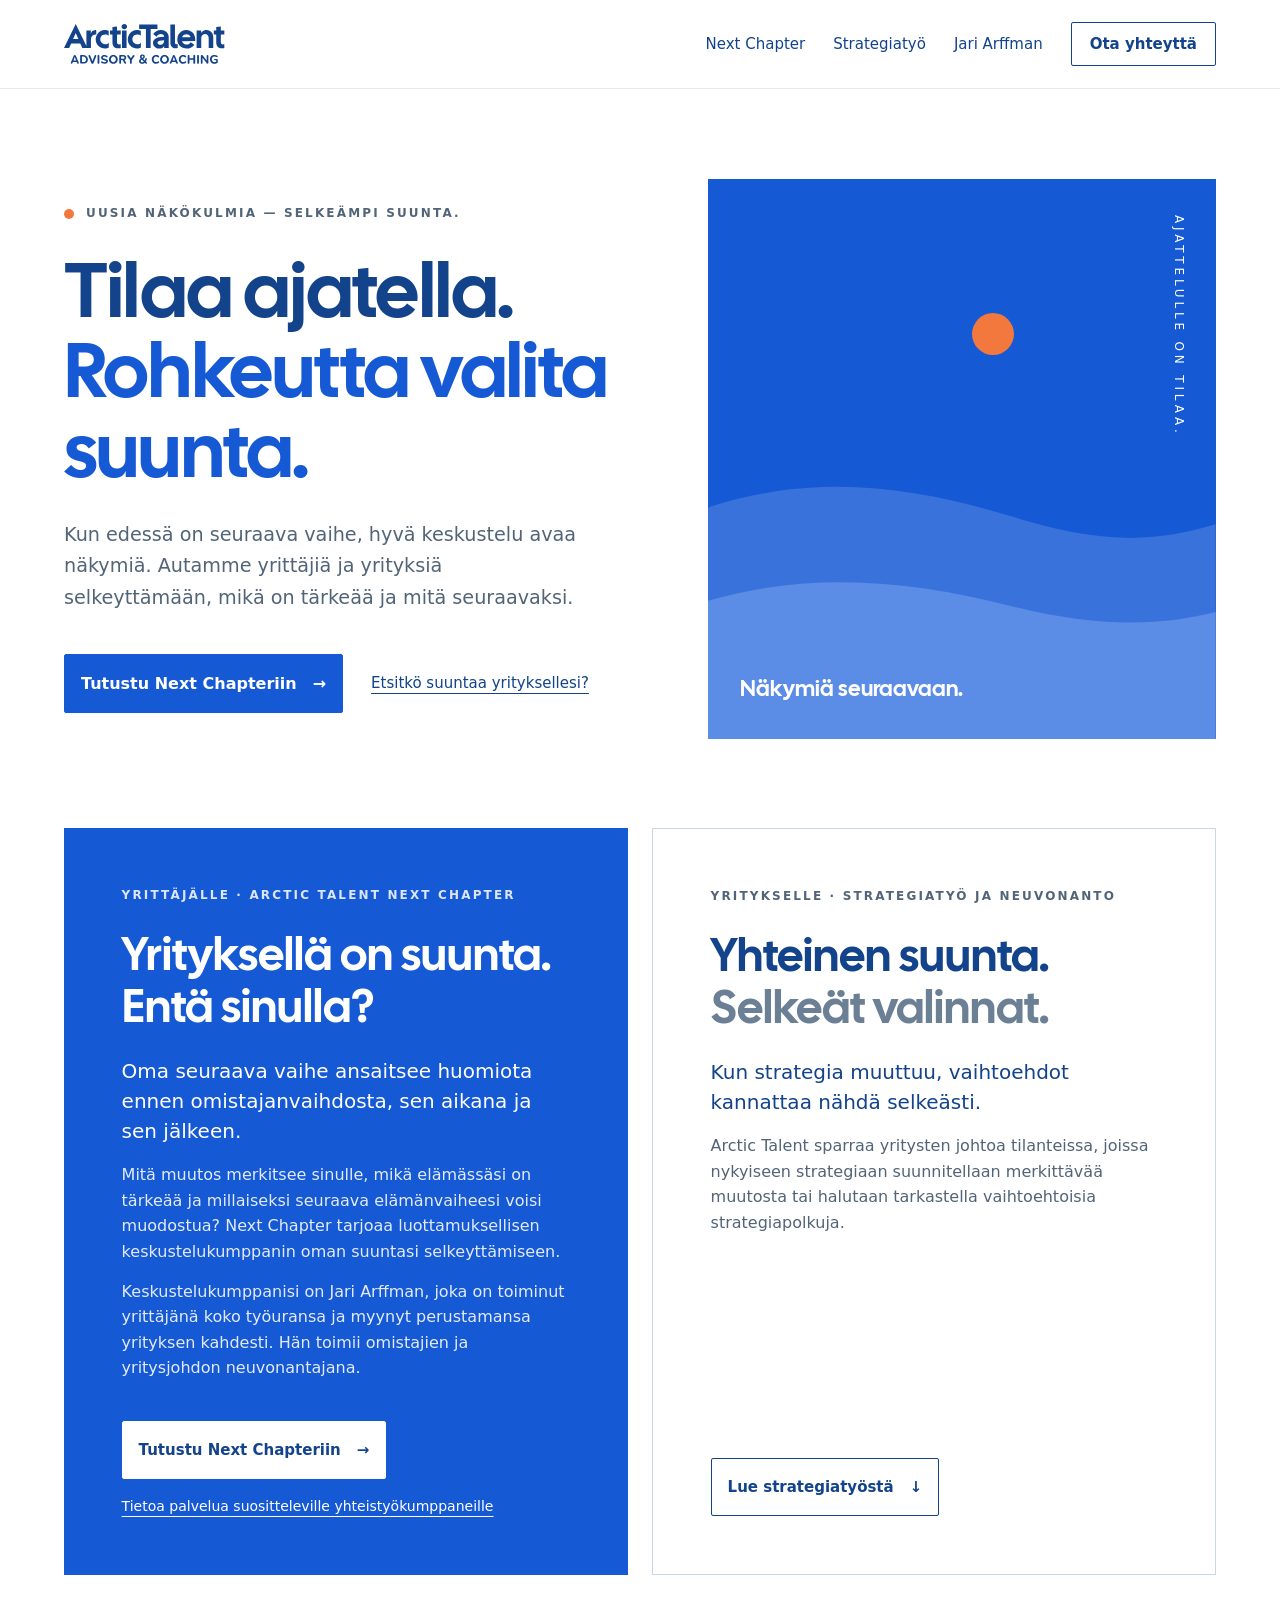
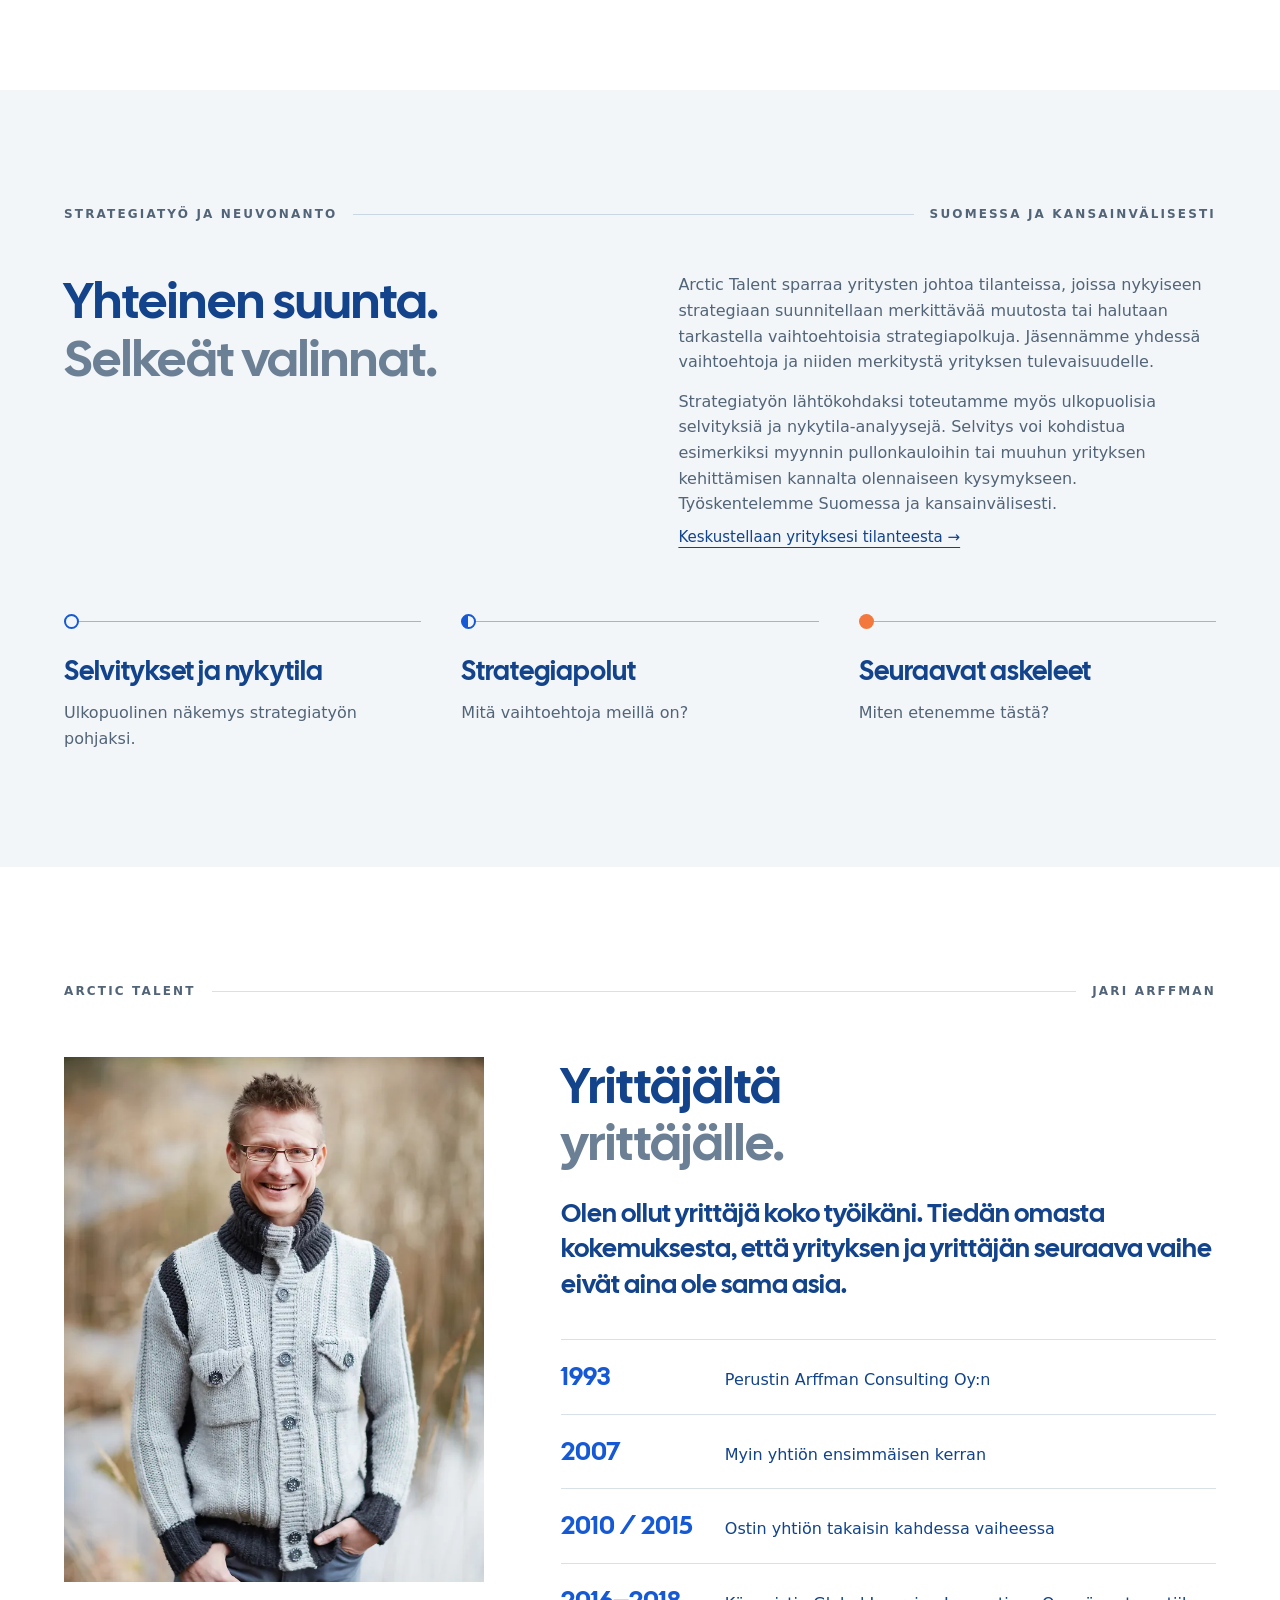
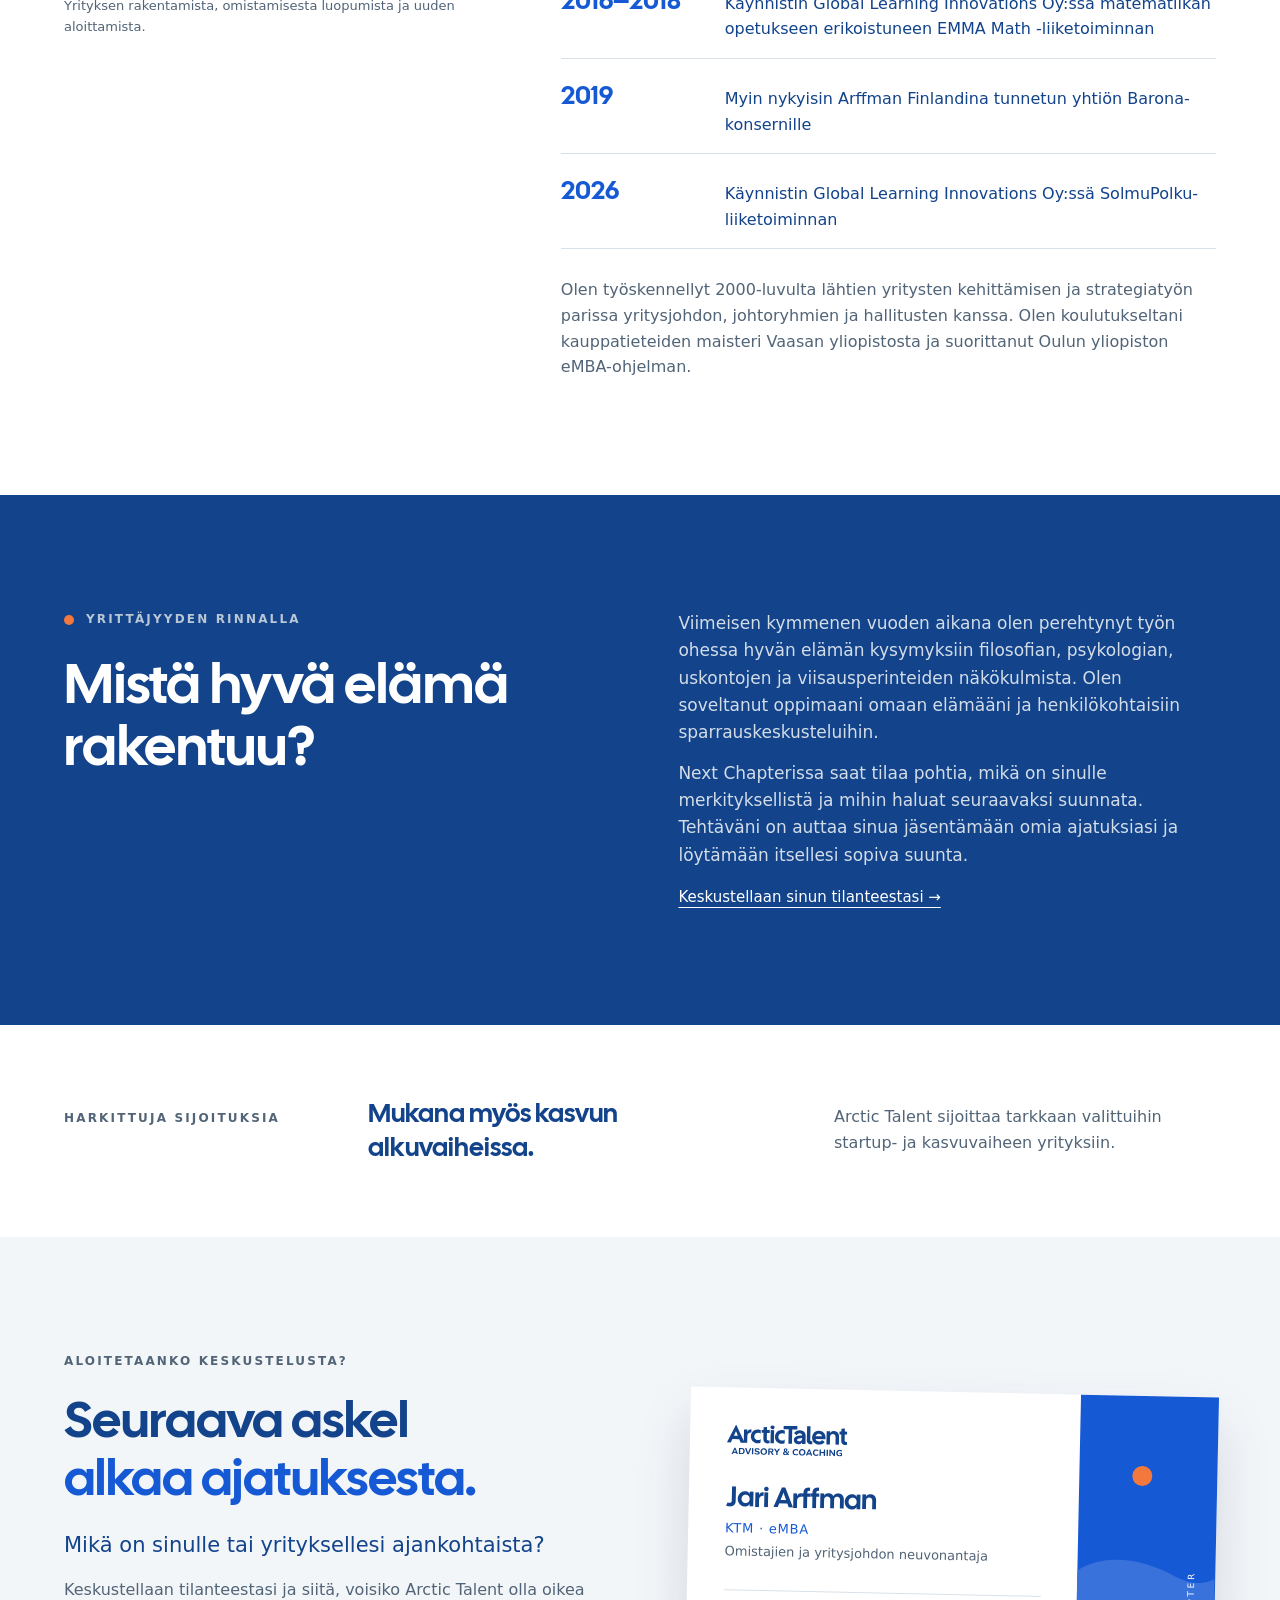
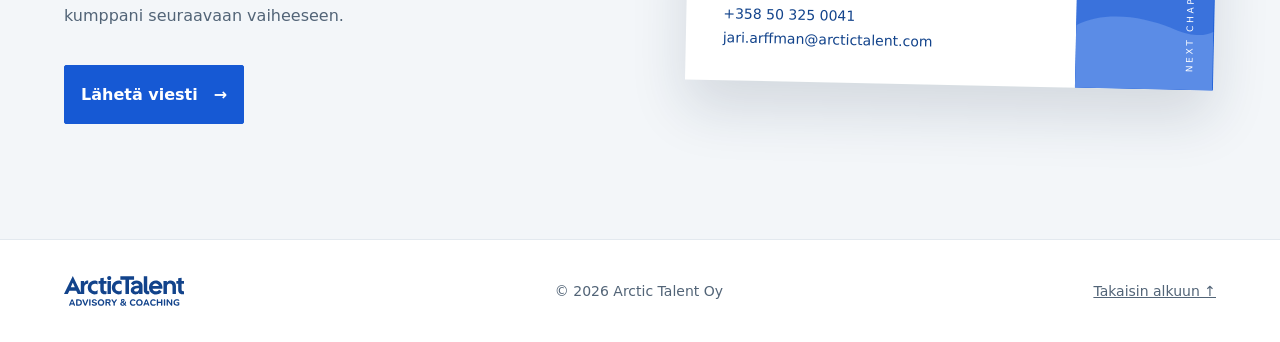
<file: index.html>
<!doctype html>
<html lang="fi">

<head>
  <meta charset="utf-8">
  <meta name="viewport" content="width=device-width,initial-scale=1">
  <title>Arctic Talent — tilaa uudelle suunnalle</title>
  <meta name="description" content="Next Chapter sekä yritysten strategiatyö ja neuvonanto. Arctic Talent auttaa selkeyttämään suuntaa merkittävissä käännekohdissa.">
  <link rel="canonical" href="https://www.arctictalent.com/">
  <meta property="og:type" content="website">
  <meta property="og:locale" content="fi_FI">
  <meta property="og:site_name" content="Arctic Talent">
  <meta property="og:url" content="https://www.arctictalent.com/">
  <meta property="og:title" content="Arctic Talent — tilaa uudelle suunnalle">
  <meta property="og:description" content="Next Chapter sekä yritysten strategiatyö ja neuvonanto. Arctic Talent auttaa selkeyttämään suuntaa merkittävissä käännekohdissa.">
  <meta property="og:image" content="https://www.arctictalent.com/assets/og-etusivu.jpg?v=2">
  <meta property="og:image:width" content="1200">
  <meta property="og:image:height" content="630">
  <meta name="twitter:card" content="summary_large_image">
  <link rel="icon" href="/favicon.ico" sizes="32x32">
  <link rel="icon" href="/favicon.svg" type="image/svg+xml">
  <link rel="apple-touch-icon" href="/apple-touch-icon.png">
  <meta name="theme-color" content="#1659d4">
  <script>document.documentElement.classList.add("js");setTimeout(function(){if(!window.__revealReady)document.documentElement.classList.add("reveal-off")},3000)</script>
  
<link rel="preconnect" href="https://fonts.googleapis.com">
<link rel="preconnect" href="https://fonts.gstatic.com" crossorigin>
<link href="https://fonts.googleapis.com/css2?family=Cal+Sans&family=SN+Pro:ital,wght@0,200..900;1,200..900&display=swap" rel="stylesheet">

  <link rel="stylesheet" href="/style.css?v=7">
  <script src="/assets/reveal.js?v=2" defer></script>
  <script src="/assets/menu.js?v=1" defer></script>
  <script src="https://cdn.usefathom.com/script.js" data-site="ZOINPDNY" data-included-domains="www.arctictalent.com,arctictalent.com" defer></script>
  <script src="/assets/track.js?v=1" defer></script>
</head>

<body>
  <a class="skip" href="#sisalto">Siirry sisältöön</a>

  <header class="site-header">
    <div class="wrap">
      <a class="logo" href="/" aria-label="Arctic Talent – etusivu"><svg class="logo-svg" viewBox="0 0 518 129" width="518" height="129" aria-hidden="true" focusable="false"><use href="/assets/ArcticTalent.svg?v=6#logo"></use></svg></a>
      <button class="nav-toggle" type="button" aria-expanded="false" aria-controls="paavalikko"><span class="nav-toggle-label">Valikko</span><span class="nav-toggle-icon" aria-hidden="true"></span></button>
      <nav class="nav" id="paavalikko" aria-label="Päänavigaatio">
        <a href="/next-chapter/">Next Chapter</a>
        <a href="#strategia">Strategiatyö</a>
        <a href="#meista">Jari Arffman</a>
        <a class="btn btn--outline btn--small" href="#yhteys">Ota yhteyttä</a>
      </nav>
    </div>
  </header>

  <main id="sisalto">

    <section class="hero hero--home">
      <div class="wrap">
        <div class="hero-copy">
          <p class="label label--dot"><span class="dot" aria-hidden="true"></span>Uusia näkökulmia — Selkeämpi suunta.</p>
          <h1>Tilaa ajatella.<br><em>Rohkeutta valita suunta.</em></h1>
          <p class="hero-lead">Kun edessä on seuraava vaihe, hyvä keskustelu avaa näkymiä. Autamme yrittäjiä ja yrityksiä selkeyttämään, mikä on tärkeää ja mitä seuraavaksi.</p>
          <div class="actions">
            <a class="btn" href="/next-chapter/">Tutustu Next Chapteriin <span aria-hidden="true">→</span></a>
            <a class="link" href="#strategia">Etsitkö suuntaa yrityksellesi?</a>
          </div>
        </div>
        <div class="hero-art hero-art--home panel" aria-hidden="true">
          <svg class="waves" viewBox="0 0 400 600" preserveAspectRatio="none"><path d="M0 352 C90 312 170 332 250 366 C320 394 360 386 400 370 L400 600 L0 600 Z" fill="#3a72dc"/><path d="M0 452 C80 420 160 430 240 458 C310 482 360 478 400 464 L400 600 L0 600 Z" fill="#5b8ce6"/></svg>
          <span class="sun"></span>
          <span class="vertical">Ajattelulle on tilaa.</span>
          <p class="caption">Näkymiä seuraavaan.</p>
        </div>
      </div>
    </section>

    <section class="doors section section--flush-top" aria-label="Palvelut">
      <div class="wrap">
        <div class="door door--blue">
          <p class="label">Yrittäjälle · Arctic Talent Next Chapter</p>
          <h2>Yrityksellä on suunta.<br>Entä sinulla?</h2>
          <p class="lead-large">Oma seuraava vaihe ansaitsee huomiota ennen omistajanvaihdosta, sen aikana ja sen jälkeen.</p>
          <div class="stack body">
            <p>Mitä muutos merkitsee sinulle, mikä elämässäsi on tärkeää ja millaiseksi seuraava elämänvaiheesi voisi muodostua? Next Chapter tarjoaa luottamuksellisen keskustelukumppanin oman suuntasi selkeyttämiseen.</p>
            <p>Keskustelukumppanisi on Jari Arffman, joka on toiminut yrittäjänä koko työuransa ja myynyt perustamansa yrityksen kahdesti. Hän toimii omistajien ja yritysjohdon neuvonantajana.</p>
          </div>
          <div class="door-actions">
            <a class="btn btn--white btn--medium" href="/next-chapter/">Tutustu Next Chapteriin <span aria-hidden="true">→</span></a>
            <a class="link" href="/next-chapter/#kumppaneille">Tietoa palvelua suositteleville yhteistyökumppaneille</a>
          </div>
        </div>
        <div class="door door--line">
          <p class="label">Yritykselle · Strategiatyö ja neuvonanto</p>
          <h2>Yhteinen suunta.<br><span>Selkeät valinnat.</span></h2>
          <p class="lead-large">Kun strategia muuttuu, vaihtoehdot kannattaa nähdä selkeästi.</p>
          <div class="stack body">
            <p>Arctic Talent sparraa yritysten johtoa tilanteissa, joissa nykyiseen strategiaan suunnitellaan merkittävää muutosta tai halutaan tarkastella vaihtoehtoisia strategiapolkuja.</p>
          </div>
          <div class="door-actions">
            <a class="btn btn--outline btn--medium" href="#strategia">Lue strategiatyöstä <span aria-hidden="true">↓</span></a>
          </div>
        </div>
      </div>
    </section>

    <section class="section section--snow" id="strategia">
      <div class="wrap">
        <p class="running-head label"><span>Strategiatyö ja neuvonanto</span><span class="rule" aria-hidden="true"></span><span>Suomessa ja kansainvälisesti</span></p>
        <div class="split">
          <h2 class="title">Yhteinen suunta.<br><span>Selkeät valinnat.</span></h2>
          <div class="stack body">
            <p>Arctic Talent sparraa yritysten johtoa tilanteissa, joissa nykyiseen strategiaan suunnitellaan merkittävää muutosta tai halutaan tarkastella vaihtoehtoisia strategiapolkuja. Jäsennämme yhdessä vaihtoehtoja ja niiden merkitystä yrityksen tulevaisuudelle.</p>
            <p>Strategiatyön lähtökohdaksi toteutamme myös ulkopuolisia selvityksiä ja nykytila-analyysejä. Selvitys voi kohdistua esimerkiksi myynnin pullonkauloihin tai muuhun yrityksen kehittämisen kannalta olennaiseen kysymykseen. Työskentelemme Suomessa ja kansainvälisesti.</p>
            <a class="link" href="#yhteys">Keskustellaan yrityksesi tilanteesta →</a>
          </div>
        </div>
        <ol class="timeline timeline--plain">
          <li>
            <span class="marker marker--empty" aria-hidden="true"></span>
            <h3>Selvitykset ja nykytila</h3>
            <p class="body">Ulkopuolinen näkemys strategiatyön pohjaksi.</p>
          </li>
          <li>
            <span class="marker marker--half" aria-hidden="true"></span>
            <h3>Strategiapolut</h3>
            <p class="body">Mitä vaihtoehtoja meillä on?</p>
          </li>
          <li>
            <span class="marker marker--sun" aria-hidden="true"></span>
            <h3>Seuraavat askeleet</h3>
            <p class="body">Miten etenemme tästä?</p>
          </li>
        </ol>
      </div>
    </section>

    <section class="section" id="meista">
      <div class="wrap">
        <p class="running-head label"><span>Arctic Talent</span><span class="rule" aria-hidden="true"></span><span>Jari Arffman</span></p>
        <div class="bio">
          <figure class="bio-photo">
            <picture>
              <source srcset="/assets/jari-arffman.webp" type="image/webp">
              <img src="/assets/jari-arffman.jpg" alt="Jari Arffman" width="700" height="1050" loading="lazy" decoding="async">
            </picture>
            <figcaption>Yrityksen rakentamista, omistamisesta luopumista ja uuden aloittamista.</figcaption>
          </figure>
          <div class="bio-text">
            <h2 class="title">Yrittäjältä<br><span>yrittäjälle.</span></h2>
            <p class="lead-serif">Olen ollut yrittäjä koko työikäni. Tiedän omasta kokemuksesta, että yrityksen ja yrittäjän seuraava vaihe eivät aina ole sama asia.</p>
            <ol class="years">
              <li><span class="year">1993</span><span class="year-text">Perustin Arffman Consulting Oy:n</span></li>
              <li><span class="year">2007</span><span class="year-text">Myin yhtiön ensimmäisen kerran</span></li>
              <li><span class="year">2010 / 2015</span><span class="year-text">Ostin yhtiön takaisin kahdessa vaiheessa</span></li>
              <li><span class="year">2016–2018</span><span class="year-text">Käynnistin Global Learning Innovations Oy:ssä matematiikan opetukseen erikoistuneen EMMA Math -liiketoiminnan</span></li>
              <li><span class="year">2019</span><span class="year-text">Myin nykyisin Arffman Finlandina tunnetun yhtiön Barona-konsernille</span></li>
              <li><span class="year">2026</span><span class="year-text">Käynnistin Global Learning Innovations Oy:ssä SolmuPolku-liiketoiminnan</span></li>
            </ol>
            <div class="stack body">
              <p>Olen työskennellyt 2000-luvulta lähtien yritysten kehittämisen ja strategiatyön parissa yritysjohdon, johtoryhmien ja hallitusten kanssa. Olen koulutukseltani kauppatieteiden maisteri Vaasan yliopistosta ja suorittanut Oulun yliopiston eMBA-ohjelman.</p>
            </div>
          </div>
        </div>
      </div>
    </section>

    <section class="reflection section section--ink" aria-label="Yrittäjyyden rinnalla">
      <div class="wrap">
        <div>
          <p class="label label--dot"><span class="dot" aria-hidden="true"></span>Yrittäjyyden rinnalla</p>
          <h2>Mistä hyvä elämä rakentuu?</h2>
        </div>
        <div class="stack">
          <p>Viimeisen kymmenen vuoden aikana olen perehtynyt työn ohessa hyvän elämän kysymyksiin filosofian, psykologian, uskontojen ja viisausperinteiden näkökulmista. Olen soveltanut oppimaani omaan elämääni ja henkilökohtaisiin sparrauskeskusteluihin.</p>
          <p>Next Chapterissa saat tilaa pohtia, mikä on sinulle merkityksellistä ja mihin haluat seuraavaksi suunnata. Tehtäväni on auttaa sinua jäsentämään omia ajatuksiasi ja löytämään itsellesi sopiva suunta.</p>
          <p><a class="link" href="#yhteys">Keskustellaan sinun tilanteestasi →</a></p>
        </div>
      </div>
    </section>

    <aside class="invest" aria-label="Harkittuja sijoituksia">
      <div class="wrap">
        <p class="label">Harkittuja sijoituksia</p>
        <h3>Mukana myös kasvun alkuvaiheissa.</h3>
        <p class="body">Arctic Talent sijoittaa tarkkaan valittuihin startup- ja kasvuvaiheen yrityksiin.</p>
      </div>
    </aside>

    <section class="contact section section--snow" id="yhteys">
      <div class="wrap">
        <div class="contact-text">
          <p class="label">Aloitetaanko keskustelusta?</p>
          <h2 class="title title--blue">Seuraava askel<br><span>alkaa ajatuksesta.</span></h2>
          <p class="lead-large">Mikä on sinulle tai yrityksellesi ajankohtaista?</p>
          <p class="body">Keskustellaan tilanteestasi ja siitä, voisiko Arctic Talent olla oikea kumppani seuraavaan vaiheeseen.</p>
          <a class="btn" href="mailto:jari.arffman@arctictalent.com?subject=Keskustelu%20Arctic%20Talentin%20kanssa">Lähetä viesti <span aria-hidden="true">→</span></a>
        </div>
        <div class="contact-card">
          <div class="bcard">
            <div class="bcard-body">
              <svg class="logo-svg" viewBox="0 0 518 129" width="518" height="129" role="img" aria-label="Arctic Talent – Advisory &amp; Coaching"><use href="/assets/ArcticTalent.svg?v=6#logo"></use></svg>
              <div>
                <p class="bcard-name">Jari Arffman</p>
                <p class="bcard-degree">KTM · eMBA</p>
                <p class="bcard-role">Omistajien ja yritysjohdon neuvonantaja</p>
              </div>
              <div class="bcard-contact">
                <a href="tel:+358503250041">+358 50 325 0041</a>
                <a href="mailto:jari.arffman@arctictalent.com">jari.arffman@arctictalent.com</a>
              </div>
            </div>
            <div class="bcard-art panel" aria-hidden="true">
              <svg class="waves" viewBox="0 0 140 300" preserveAspectRatio="none"><path d="M0 180 C30 160 70 168 100 184 C120 194 132 190 140 186 L140 300 L0 300 Z" fill="#3a72dc"/><path d="M0 236 C30 220 70 226 100 238 C120 246 132 244 140 240 L140 300 L0 300 Z" fill="#5b8ce6"/></svg>
              <span class="sun"></span>
              <span class="vertical">Next Chapter</span>
            </div>
          </div>
        </div>
      </div>
    </section>

  </main>

  <footer class="site-footer">
    <div class="wrap">
      <a class="logo" href="#sisalto" aria-label="Arctic Talent – takaisin alkuun"><svg class="logo-svg" viewBox="0 0 518 129" width="518" height="129" aria-hidden="true" focusable="false"><use href="/assets/ArcticTalent.svg?v=6#logo"></use></svg></a>
      <span>© 2026 Arctic Talent Oy</span>
      <a href="#sisalto">Takaisin alkuun ↑</a>
    </div>
  </footer>
</body>

</html>
</file>
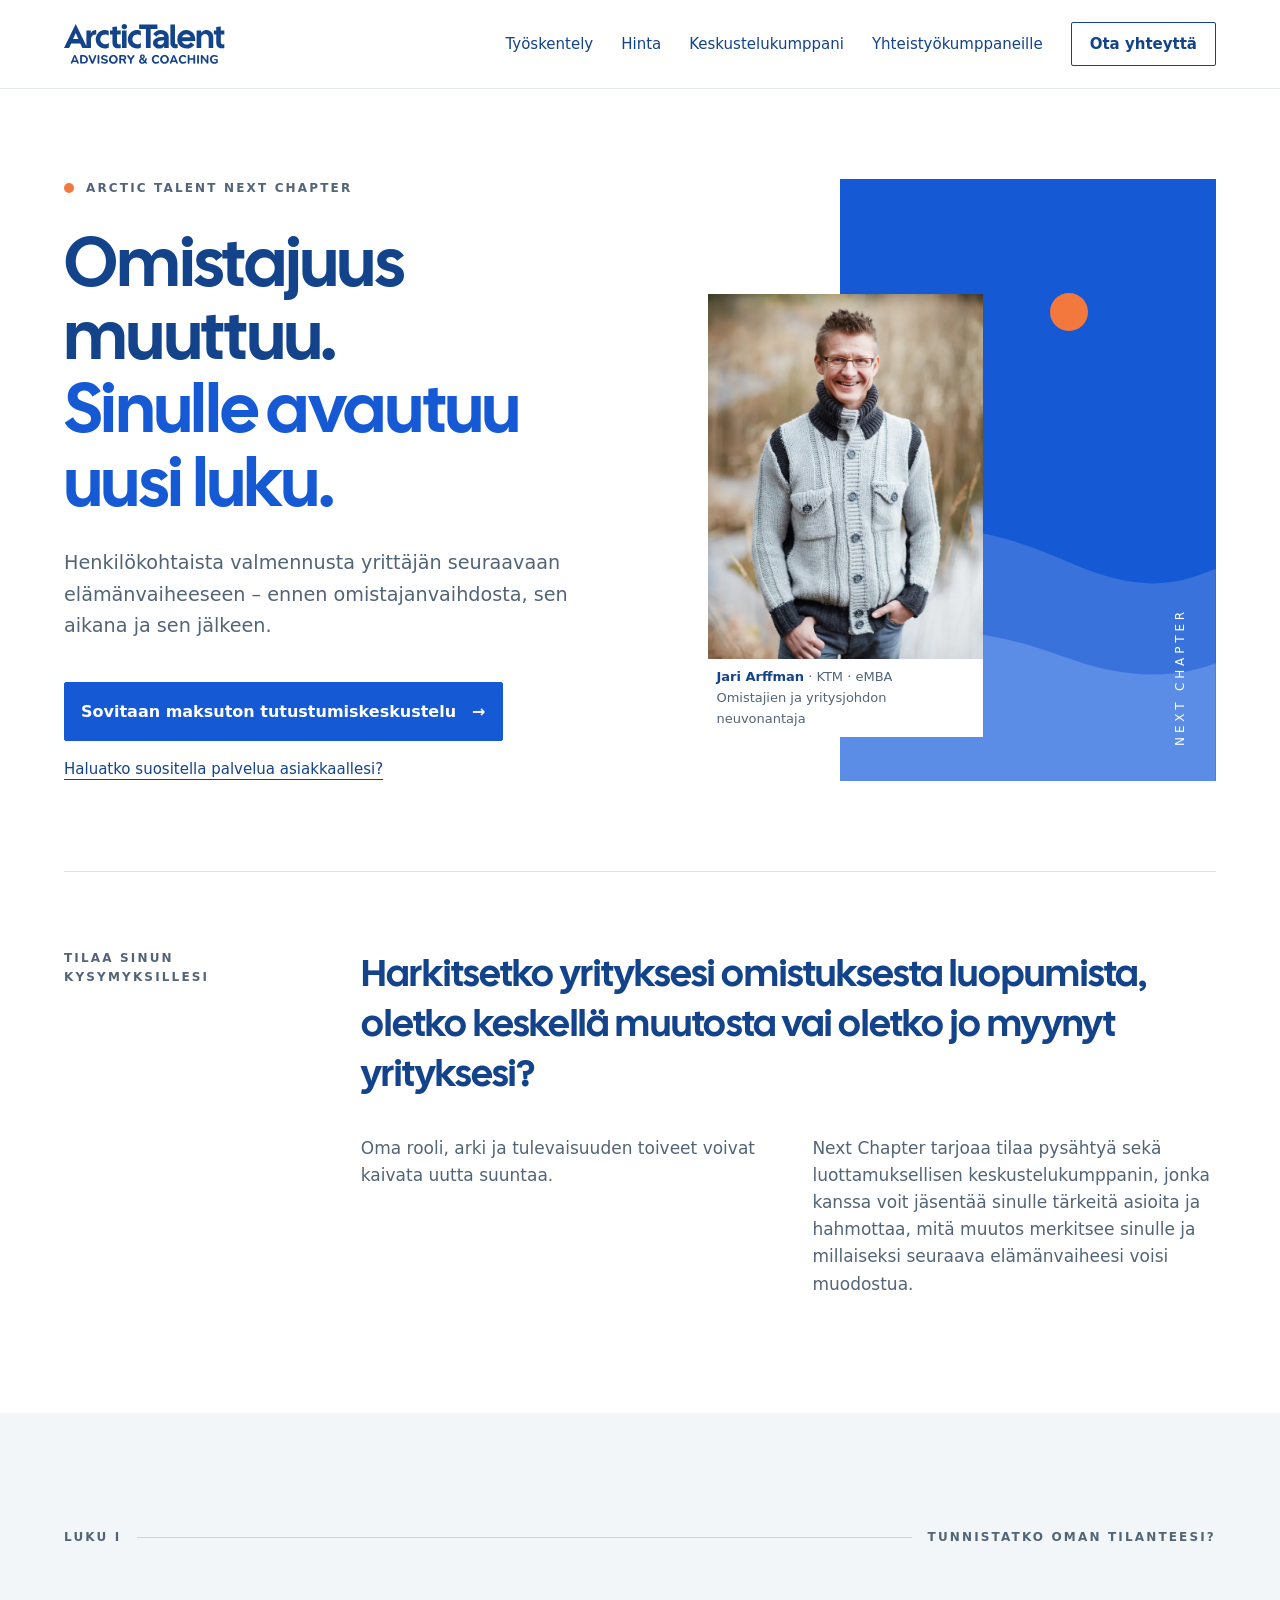
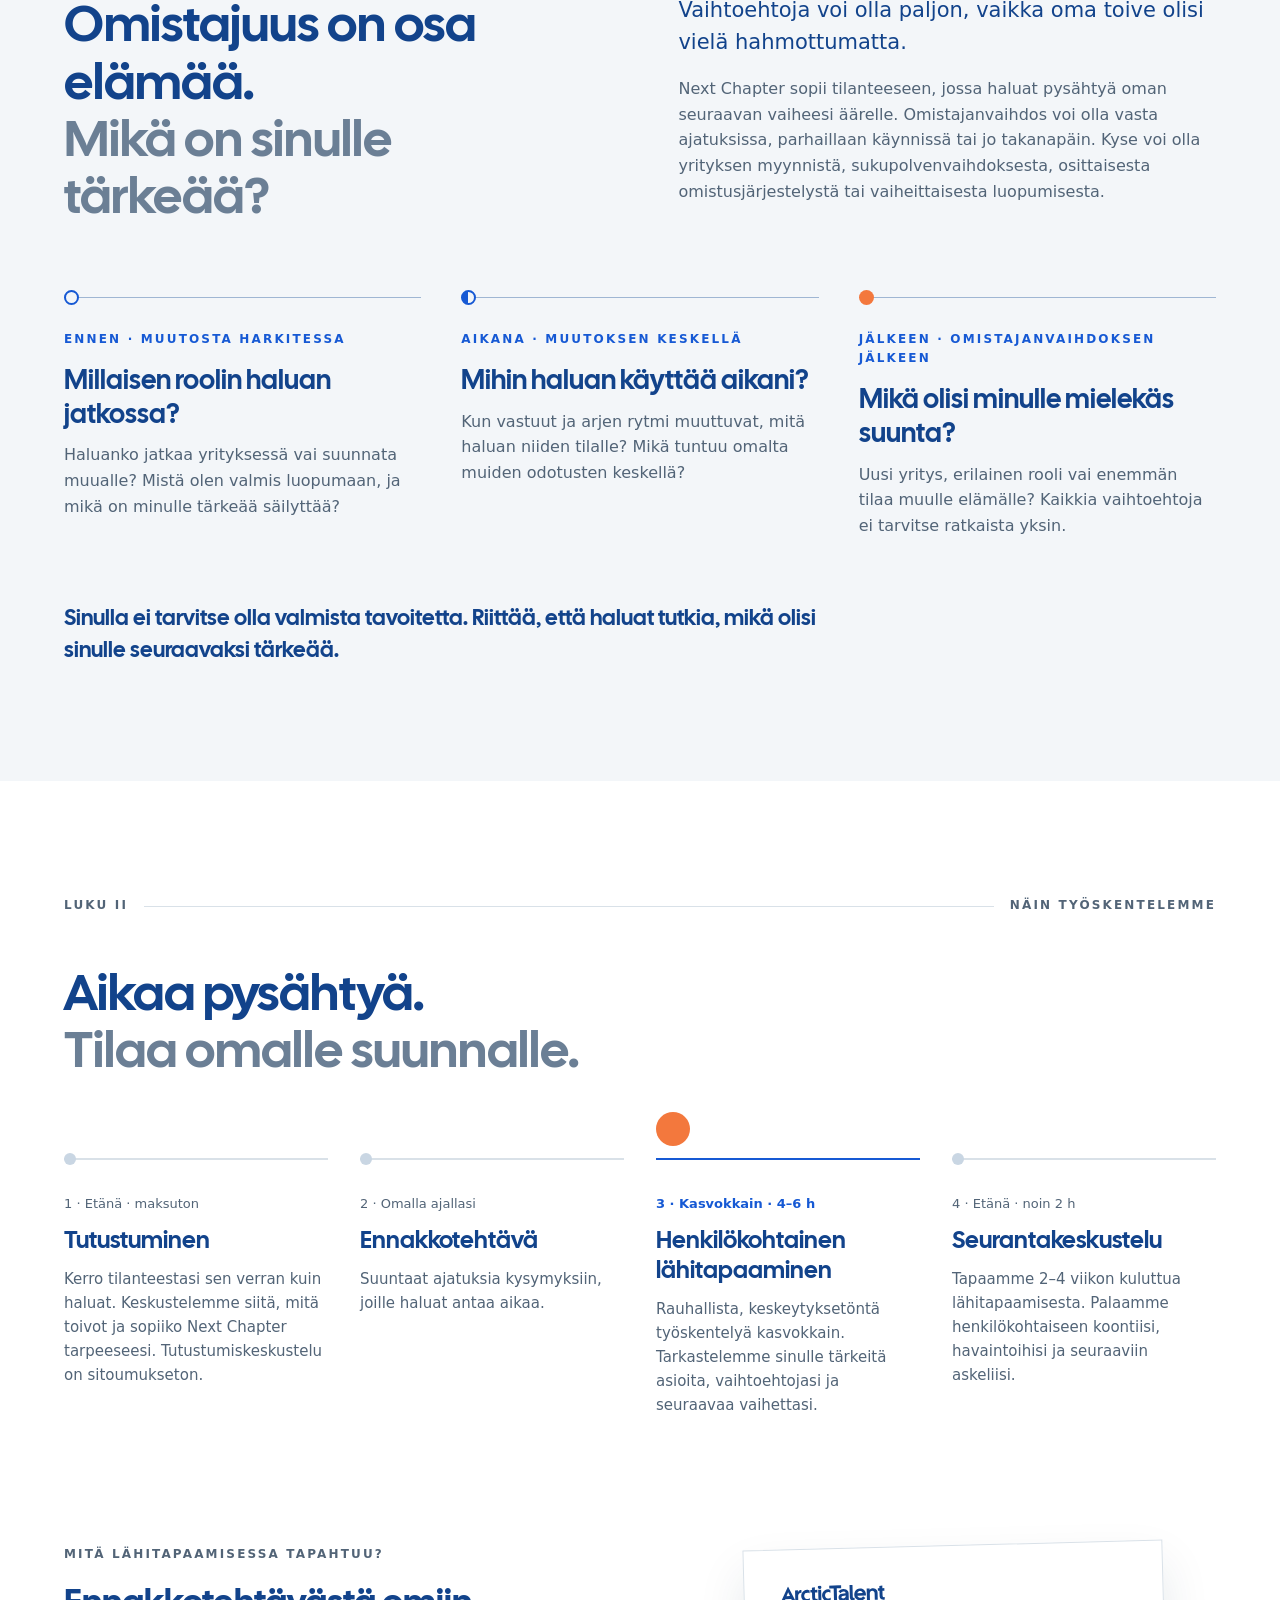
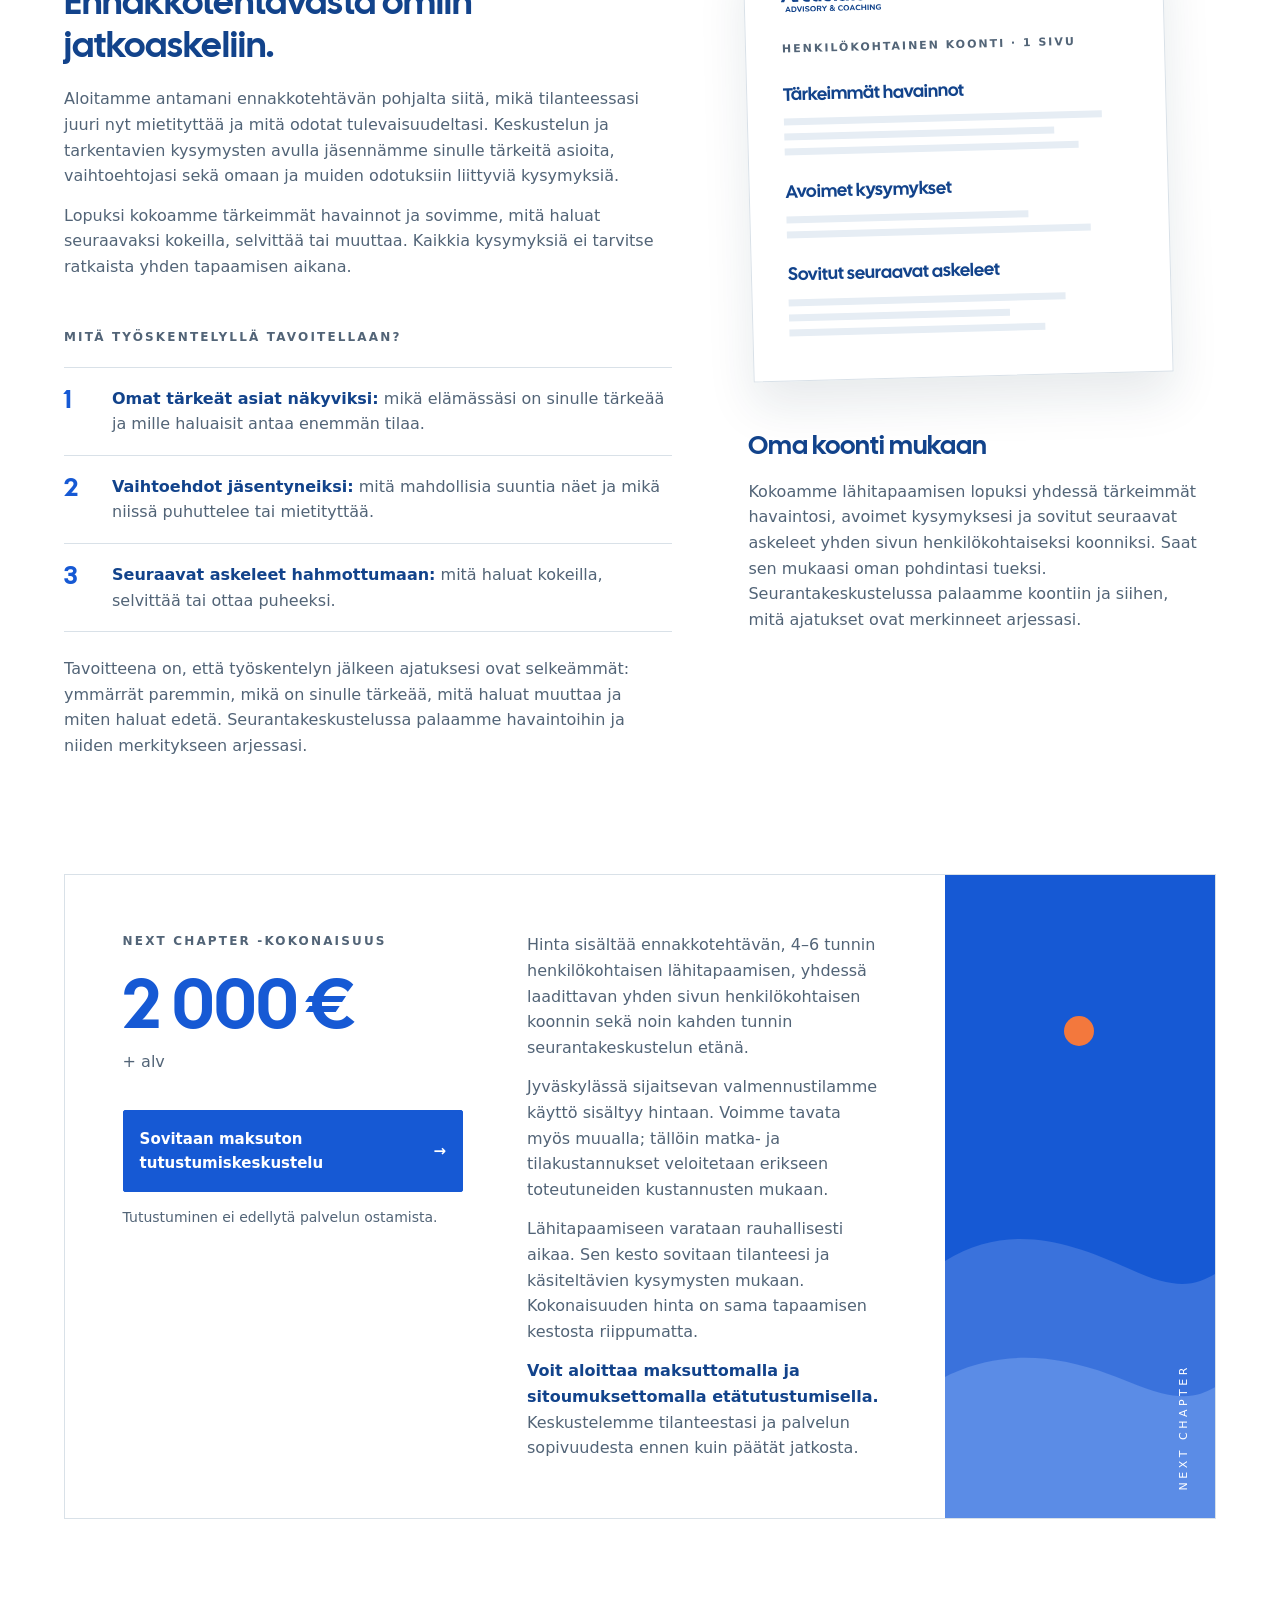
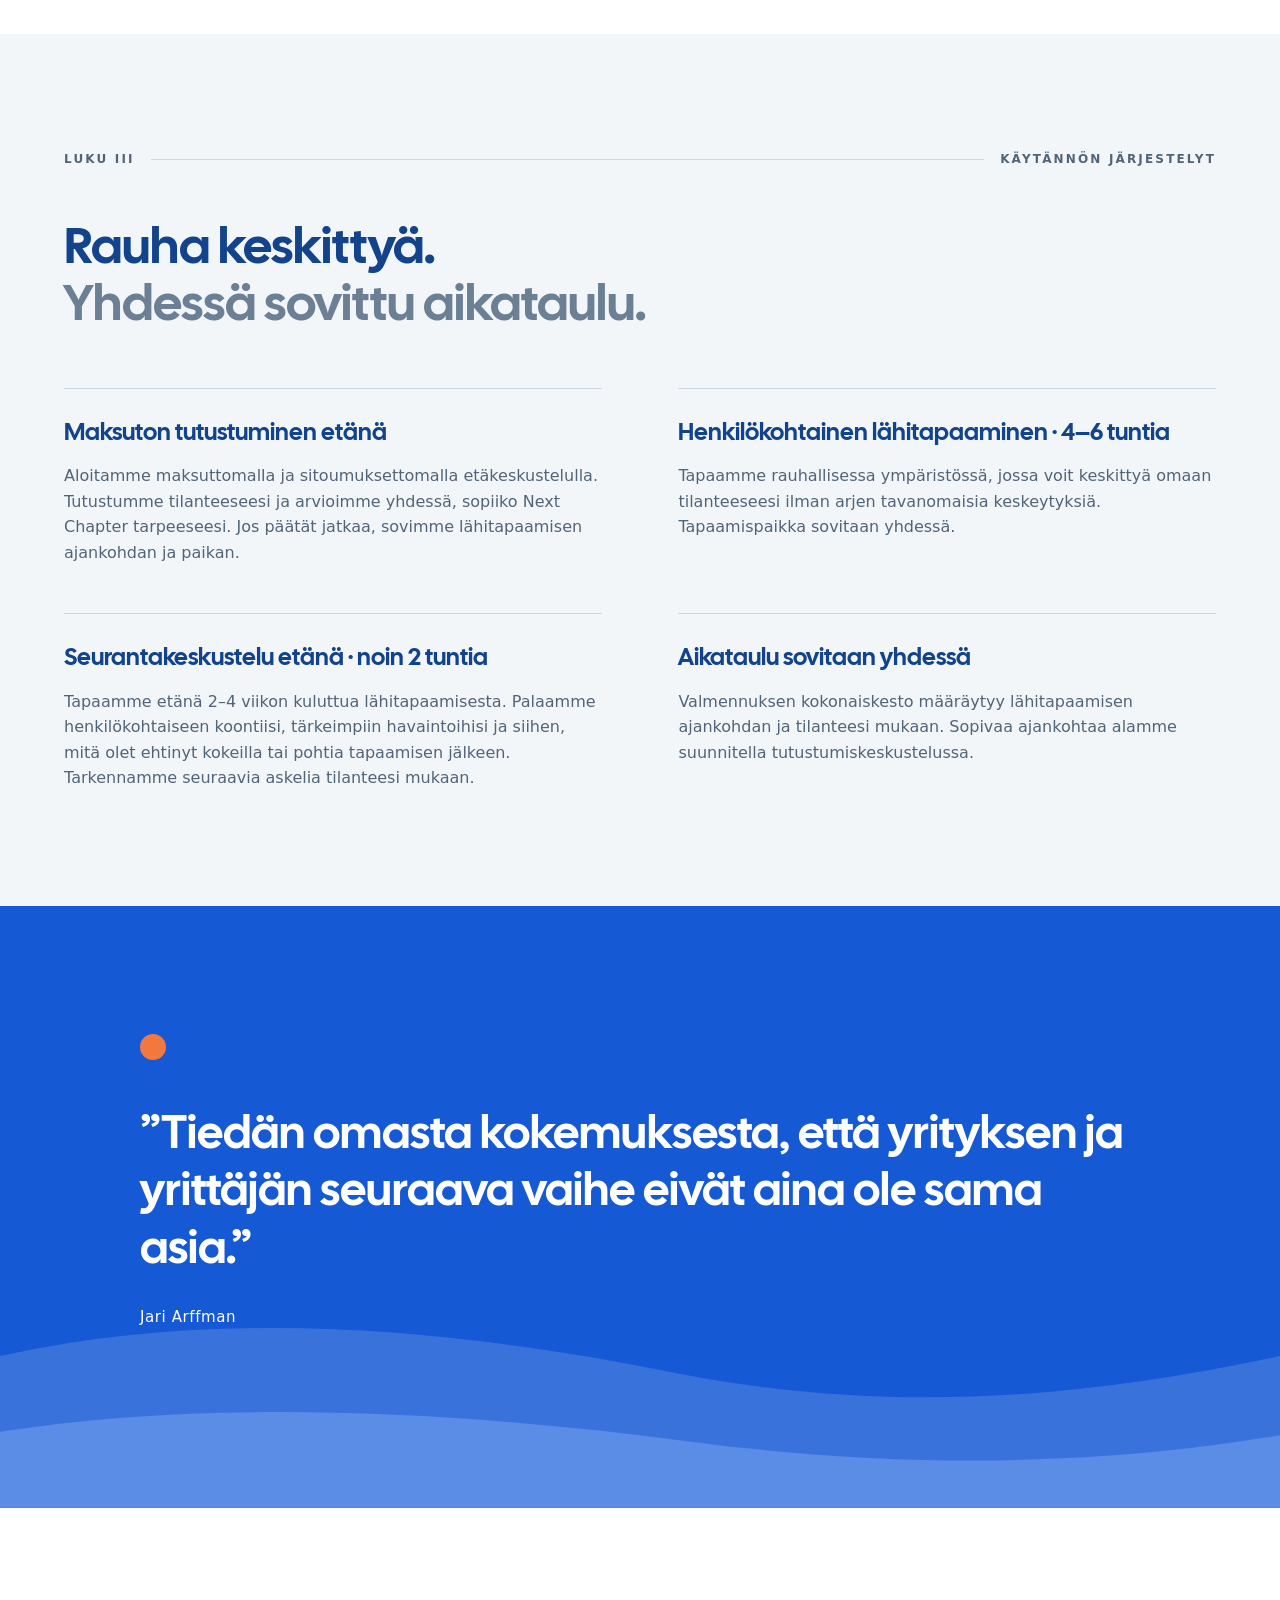
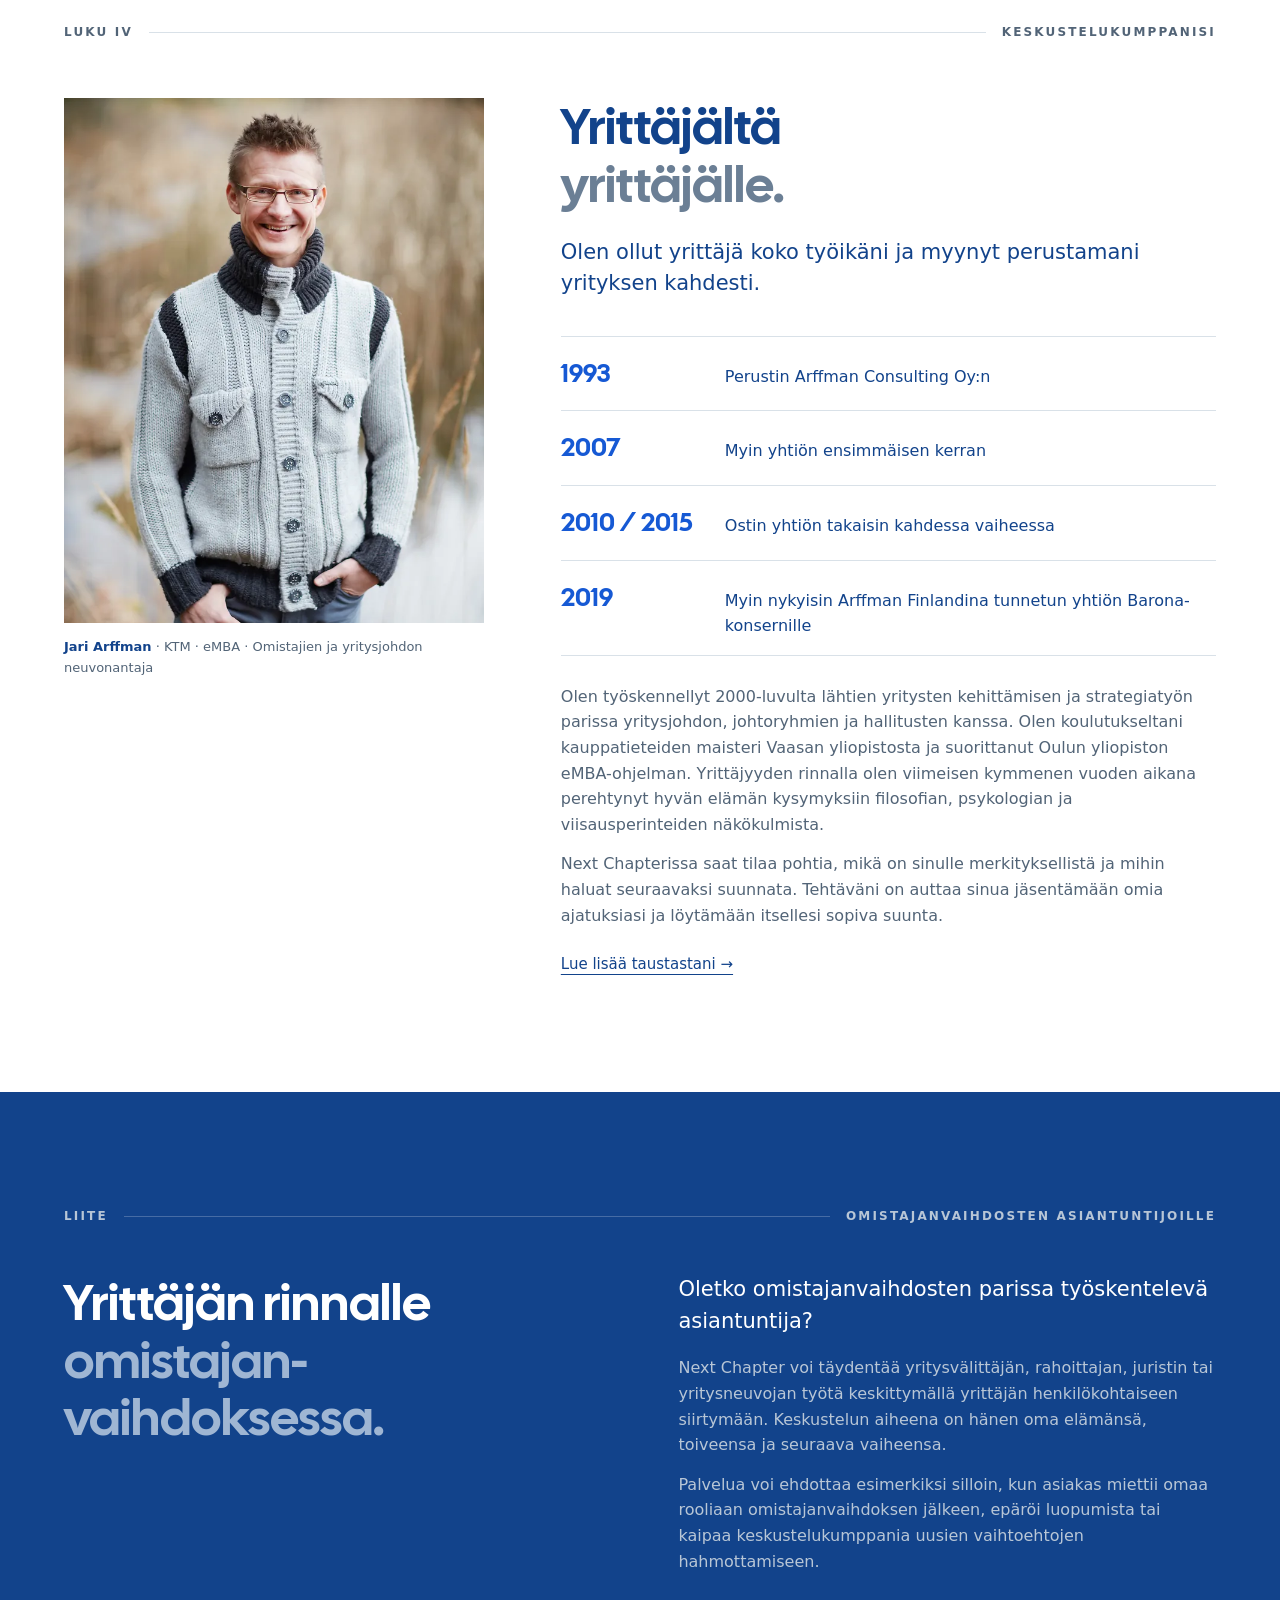
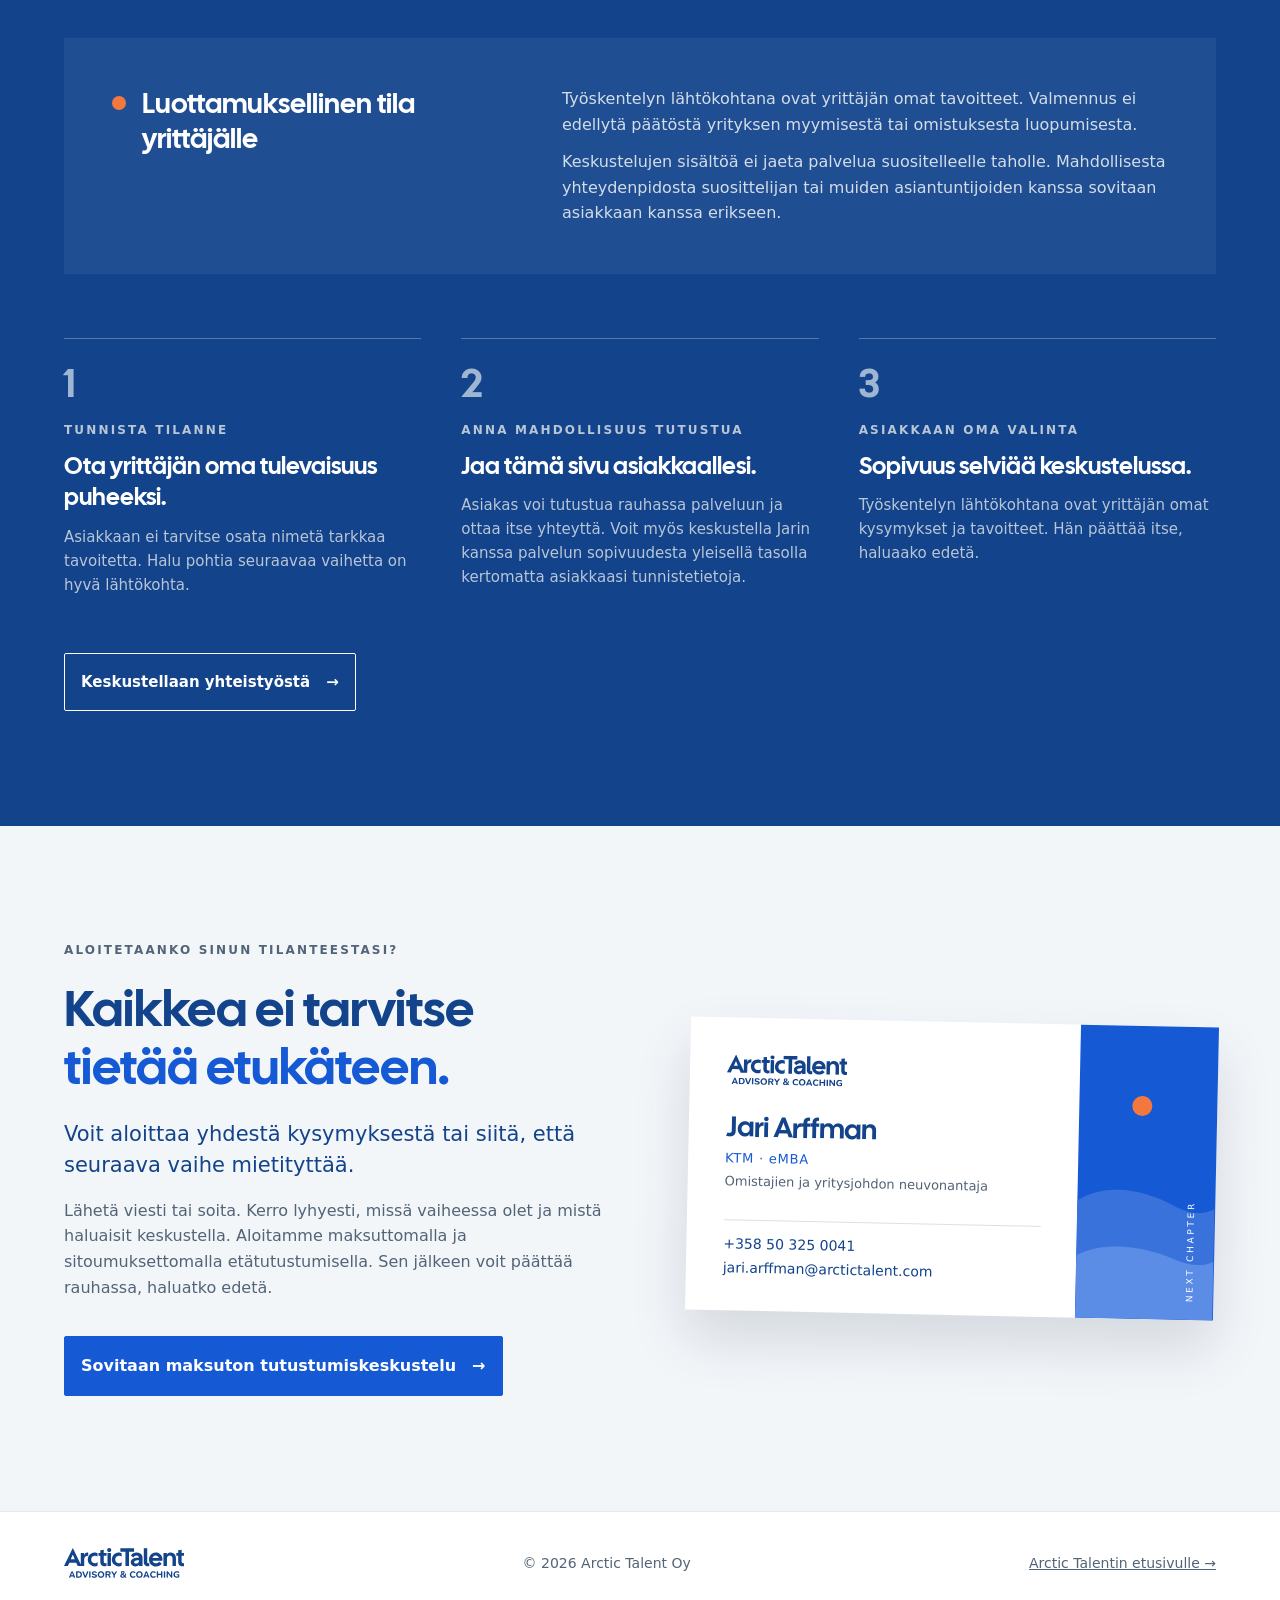
<file: next-chapter/index.html>
<!doctype html>
<html lang="fi">

<head>
  <meta charset="utf-8">
  <meta name="viewport" content="width=device-width,initial-scale=1">
  <title>Arctic Talent Next Chapter – yrittäjän seuraava elämänvaihe</title>
  <meta name="description" content="Henkilökohtaista valmennusta yrittäjän seuraavaan elämänvaiheeseen – ennen omistajanvaihdosta, sen aikana ja sen jälkeen. Maksuton tutustumiskeskustelu.">
  <link rel="canonical" href="https://www.arctictalent.com/next-chapter/">
  <meta property="og:type" content="website">
  <meta property="og:locale" content="fi_FI">
  <meta property="og:site_name" content="Arctic Talent">
  <meta property="og:url" content="https://www.arctictalent.com/next-chapter/">
  <meta property="og:title" content="Arctic Talent Next Chapter – yrittäjän seuraava elämänvaihe">
  <meta property="og:description" content="Henkilökohtaista valmennusta yrittäjän seuraavaan elämänvaiheeseen – ennen omistajanvaihdosta, sen aikana ja sen jälkeen. Maksuton tutustumiskeskustelu.">
  <meta property="og:image" content="https://www.arctictalent.com/assets/og-next-chapter.jpg?v=2">
  <meta property="og:image:width" content="1200">
  <meta property="og:image:height" content="630">
  <meta name="twitter:card" content="summary_large_image">
  <link rel="icon" href="/favicon.ico" sizes="32x32">
  <link rel="icon" href="/favicon.svg" type="image/svg+xml">
  <link rel="apple-touch-icon" href="/apple-touch-icon.png">
  <meta name="theme-color" content="#1659d4">
  <script>document.documentElement.classList.add("js");setTimeout(function(){if(!window.__revealReady)document.documentElement.classList.add("reveal-off")},3000)</script>

<link rel="preconnect" href="https://fonts.googleapis.com">
<link rel="preconnect" href="https://fonts.gstatic.com" crossorigin>
<link href="https://fonts.googleapis.com/css2?family=Cal+Sans&family=SN+Pro:ital,wght@0,200..900;1,200..900&display=swap" rel="stylesheet">

  <link rel="stylesheet" href="/style.css?v=7">
  <script src="/assets/reveal.js?v=2" defer></script>
  <script src="/assets/menu.js?v=1" defer></script>
  <script src="https://cdn.usefathom.com/script.js" data-site="ZOINPDNY" data-included-domains="www.arctictalent.com,arctictalent.com" defer></script>
  <script src="/assets/track.js?v=1" defer></script>
</head>

<body>
  <a class="skip" href="#sisalto">Siirry sisältöön</a>

  <header class="site-header">
    <div class="wrap">
      <a class="logo" href="/" aria-label="Arctic Talent – etusivulle"><svg class="logo-svg" viewBox="0 0 518 129" width="518" height="129" aria-hidden="true" focusable="false"><use href="/assets/ArcticTalent.svg?v=6#logo"></use></svg></a>
      <button class="nav-toggle" type="button" aria-expanded="false" aria-controls="paavalikko"><span class="nav-toggle-label">Valikko</span><span class="nav-toggle-icon" aria-hidden="true"></span></button>
      <nav class="nav" id="paavalikko" aria-label="Päänavigaatio">
        <a href="#tyoskentely">Työskentely</a>
        <a href="#hinta">Hinta</a>
        <a href="#jari">Keskustelukumppani</a>
        <a href="#kumppaneille">Yhteistyökumppaneille</a>
        <a class="btn btn--outline btn--small" href="#yhteys">Ota yhteyttä</a>
      </nav>
    </div>
  </header>

  <main id="sisalto">

    <section class="hero">
      <div class="wrap">
        <div class="hero-copy">
          <p class="label label--dot"><span class="dot" aria-hidden="true"></span>Arctic Talent Next Chapter</p>
          <h1>Omistajuus muuttuu.<br><em>Sinulle avautuu uusi luku.</em></h1>
          <p class="hero-lead">Henkilökohtaista valmennusta yrittäjän seuraavaan elämänvaiheeseen – ennen omistajanvaihdosta, sen aikana ja sen jälkeen.</p>
          <div class="actions">
            <a class="btn" href="#yhteys">Sovitaan maksuton tutustumiskeskustelu <span aria-hidden="true">→</span></a>
            <a class="link" href="#kumppaneille">Haluatko suositella palvelua asiakkaallesi?</a>
          </div>
        </div>
        <div class="hero-art">
          <div class="panel" aria-hidden="true">
            <svg class="waves" viewBox="0 0 400 600" preserveAspectRatio="none"><path d="M0 372 C90 330 170 350 250 384 C320 412 360 404 400 388 L400 600 L0 600 Z" fill="#3a72dc"/><path d="M0 470 C80 438 160 448 240 476 C310 500 360 496 400 482 L400 600 L0 600 Z" fill="#5b8ce6"/></svg>
            <span class="sun"></span>
            <span class="vertical">Next Chapter</span>
          </div>
          <figure class="hero-portrait">
            <picture>
              <source srcset="/assets/jari-arffman.webp" type="image/webp">
              <img src="/assets/jari-arffman.jpg" alt="Jari Arffman" width="700" height="1050">
            </picture>
            <figcaption><strong>Jari Arffman</strong> · KTM · eMBA<br>Omistajien ja yritysjohdon neuvonantaja</figcaption>
          </figure>
        </div>
      </div>
    </section>

    <section class="opening section section--flush-top">
      <div class="wrap">
        <p class="label">Tilaa sinun kysymyksillesi</p>
        <div class="opening-body">
          <p class="opening-question">Harkitsetko yrityksesi omistuksesta luopumista, oletko keskellä muutosta vai oletko jo myynyt yrityksesi?</p>
          <div class="opening-cols">
            <p>Oma rooli, arki ja tulevaisuuden toiveet voivat kaivata uutta suuntaa.</p>
            <p>Next Chapter tarjoaa tilaa pysähtyä sekä luottamuksellisen keskustelukumppanin, jonka kanssa voit jäsentää sinulle tärkeitä asioita ja hahmottaa, mitä muutos merkitsee sinulle ja millaiseksi seuraava elämänvaiheesi voisi muodostua.</p>
          </div>
        </div>
      </div>
    </section>

    <section class="section section--snow" id="tilanteesi">
      <div class="wrap">
        <p class="running-head label"><span>Luku I</span><span class="rule" aria-hidden="true"></span><span>Tunnistatko oman tilanteesi?</span></p>
        <div class="split">
          <h2 class="title">Omistajuus on osa elämää.<br><span>Mikä on sinulle tärkeää?</span></h2>
          <div>
            <p class="lead-large">Vaihtoehtoja voi olla paljon, vaikka oma toive olisi vielä hahmottumatta.</p>
            <p class="body">Next Chapter sopii tilanteeseen, jossa haluat pysähtyä oman seuraavan vaiheesi äärelle. Omistajanvaihdos voi olla vasta ajatuksissa, parhaillaan käynnissä tai jo takanapäin. Kyse voi olla yrityksen myynnistä, sukupolvenvaihdoksesta, osittaisesta omistusjärjestelystä tai vaiheittaisesta luopumisesta.</p>
          </div>
        </div>
        <ol class="timeline">
          <li>
            <span class="marker marker--empty" aria-hidden="true"></span>
            <p class="label">Ennen · Muutosta harkitessa</p>
            <h3>Millaisen roolin haluan jatkossa?</h3>
            <p class="body">Haluanko jatkaa yrityksessä vai suunnata muualle? Mistä olen valmis luopumaan, ja mikä on minulle tärkeää säilyttää?</p>
          </li>
          <li>
            <span class="marker marker--half" aria-hidden="true"></span>
            <p class="label">Aikana · Muutoksen keskellä</p>
            <h3>Mihin haluan käyttää aikani?</h3>
            <p class="body">Kun vastuut ja arjen rytmi muuttuvat, mitä haluan niiden tilalle? Mikä tuntuu omalta muiden odotusten keskellä?</p>
          </li>
          <li>
            <span class="marker marker--sun" aria-hidden="true"></span>
            <p class="label">Jälkeen · Omistajanvaihdoksen jälkeen</p>
            <h3>Mikä olisi minulle mielekäs suunta?</h3>
            <p class="body">Uusi yritys, erilainen rooli vai enemmän tilaa muulle elämälle? Kaikkia vaihtoehtoja ei tarvitse ratkaista yksin.</p>
          </li>
        </ol>
        <p class="closing-note">Sinulla ei tarvitse olla valmista tavoitetta. Riittää, että haluat tutkia, mikä olisi sinulle seuraavaksi tärkeää.</p>
      </div>
    </section>

    <section class="section" id="tyoskentely">
      <div class="wrap">
        <p class="running-head label"><span>Luku II</span><span class="rule" aria-hidden="true"></span><span>Näin työskentelemme</span></p>
        <div class="split split--end">
          <h2 class="title">Aikaa pysähtyä.<br><span>Tilaa omalle suunnalle.</span></h2>
          <p class="body">Henkilökohtainen valmennuskokonaisuus, jonka aikataulu sovitaan yhdessä tilanteesi mukaan. Työskentely perustuu luottamukselliseen keskusteluun ja ajatustesi jäsentämiseen.</p>
        </div>
        <ol class="steps">
          <li>
            <span class="step-dot" aria-hidden="true"></span>
            <p class="step-meta">1 · Etänä · maksuton</p>
            <h3>Tutustuminen</h3>
            <p class="body">Kerro tilanteestasi sen verran kuin haluat. Keskustelemme siitä, mitä toivot ja sopiiko Next Chapter tarpeeseesi. Tutustumiskeskustelu on sitoumukseton.</p>
          </li>
          <li>
            <span class="step-dot" aria-hidden="true"></span>
            <p class="step-meta">2 · Omalla ajallasi</p>
            <h3>Ennakkotehtävä</h3>
            <p class="body">Suuntaat ajatuksia kysymyksiin, joille haluat antaa aikaa.</p>
          </li>
          <li class="step--key">
            <span class="step-dot" aria-hidden="true"></span>
            <p class="step-meta">3 · Kasvokkain · 4–6 h</p>
            <h3>Henkilökohtainen lähitapaaminen</h3>
            <p class="body">Rauhallista, keskeytyksetöntä työskentelyä kasvokkain. Tarkastelemme sinulle tärkeitä asioita, vaihtoehtojasi ja seuraavaa vaihettasi.</p>
          </li>
          <li>
            <span class="step-dot" aria-hidden="true"></span>
            <p class="step-meta">4 · Etänä · noin 2 h</p>
            <h3>Seurantakeskustelu</h3>
            <p class="body">Tapaamme 2–4 viikon kuluttua lähitapaamisesta. Palaamme henkilökohtaiseen koontiisi, havaintoihisi ja seuraaviin askeliisi.</p>
          </li>
        </ol>

        <div class="detail">
          <div class="detail-main">
            <p class="label">Mitä lähitapaamisessa tapahtuu?</p>
            <h3>Ennakkotehtävästä omiin jatkoaskeliin.</h3>
            <div class="stack body">
              <p>Aloitamme antamani ennakkotehtävän pohjalta siitä, mikä tilanteessasi juuri nyt mietityttää ja mitä odotat tulevaisuudeltasi. Keskustelun ja tarkentavien kysymysten avulla jäsennämme sinulle tärkeitä asioita, vaihtoehtojasi sekä omaan ja muiden odotuksiin liittyviä kysymyksiä.</p>
              <p>Lopuksi kokoamme tärkeimmät havainnot ja sovimme, mitä haluat seuraavaksi kokeilla, selvittää tai muuttaa. Kaikkia kysymyksiä ei tarvitse ratkaista yhden tapaamisen aikana.</p>
            </div>
            <p class="label label--spaced">Mitä työskentelyllä tavoitellaan?</p>
            <ol class="goals">
              <li><span class="goal-num" aria-hidden="true">1</span><p class="body"><strong>Omat tärkeät asiat näkyviksi:</strong> mikä elämässäsi on sinulle tärkeää ja mille haluaisit antaa enemmän tilaa.</p></li>
              <li><span class="goal-num" aria-hidden="true">2</span><p class="body"><strong>Vaihtoehdot jäsentyneiksi:</strong> mitä mahdollisia suuntia näet ja mikä niissä puhuttelee tai mietityttää.</p></li>
              <li><span class="goal-num" aria-hidden="true">3</span><p class="body"><strong>Seuraavat askeleet hahmottumaan:</strong> mitä haluat kokeilla, selvittää tai ottaa puheeksi.</p></li>
            </ol>
            <p class="body">Tavoitteena on, että työskentelyn jälkeen ajatuksesi ovat selkeämmät: ymmärrät paremmin, mikä on sinulle tärkeää, mitä haluat muuttaa ja miten haluat edetä. Seurantakeskustelussa palaamme havaintoihin ja niiden merkitykseen arjessasi.</p>
          </div>
          <div class="detail-aside">
            <div class="sheet" aria-hidden="true">
              <svg class="logo-svg" viewBox="0 0 518 129" width="518" height="129" aria-hidden="true" focusable="false"><use href="/assets/ArcticTalent.svg?v=6#logo"></use></svg>
              <p class="label">Henkilökohtainen koonti · 1 sivu</p>
              <p class="sheet-title">Tärkeimmät havainnot</p>
              <div class="sheet-lines"><span style="width:92%"></span><span style="width:78%"></span><span style="width:85%"></span></div>
              <p class="sheet-title">Avoimet kysymykset</p>
              <div class="sheet-lines"><span style="width:70%"></span><span style="width:88%"></span></div>
              <p class="sheet-title">Sovitut seuraavat askeleet</p>
              <div class="sheet-lines"><span style="width:80%"></span><span style="width:64%"></span><span style="width:74%"></span></div>
            </div>
            <h3>Oma koonti mukaan</h3>
            <p class="body">Kokoamme lähitapaamisen lopuksi yhdessä tärkeimmät havaintosi, avoimet kysymyksesi ja sovitut seuraavat askeleet yhden sivun henkilökohtaiseksi koonniksi. Saat sen mukaasi oman pohdintasi tueksi. Seurantakeskustelussa palaamme koontiin ja siihen, mitä ajatukset ovat merkinneet arjessasi.</p>
          </div>
        </div>
      </div>
    </section>

    <section class="price section section--flush-top" id="hinta">
      <div class="wrap">
        <div class="price-body">
          <div class="price-main">
            <p class="label">Next Chapter -kokonaisuus</p>
            <p class="price-amount">2 000 €</p>
            <p class="price-vat">+ alv</p>
            <a class="btn btn--medium" href="#yhteys">Sovitaan maksuton tutustumiskeskustelu <span aria-hidden="true">→</span></a>
            <p class="price-note">Tutustuminen ei edellytä palvelun ostamista.</p>
          </div>
          <div class="price-text body">
            <p>Hinta sisältää ennakkotehtävän, 4–6 tunnin henkilökohtaisen lähitapaamisen, yhdessä laadittavan yhden sivun henkilökohtaisen koonnin sekä noin kahden tunnin seurantakeskustelun etänä.</p>
            <p>Jyväskylässä sijaitsevan valmennustilamme käyttö sisältyy hintaan. Voimme tavata myös muualla; tällöin matka- ja tilakustannukset veloitetaan erikseen toteutuneiden kustannusten mukaan.</p>
            <p>Lähitapaamiseen varataan rauhallisesti aikaa. Sen kesto sovitaan tilanteesi ja käsiteltävien kysymysten mukaan. Kokonaisuuden hinta on sama tapaamisen kestosta riippumatta.</p>
            <p><strong>Voit aloittaa maksuttomalla ja sitoumuksettomalla etätutustumisella.</strong> Keskustelemme tilanteestasi ja palvelun sopivuudesta ennen kuin päätät jatkosta.</p>
          </div>
        </div>
        <div class="price-art panel" aria-hidden="true">
          <svg class="waves" viewBox="0 0 220 500" preserveAspectRatio="none"><path d="M0 300 C50 270 100 284 150 306 C190 324 205 318 220 310 L220 500 L0 500 Z" fill="#3a72dc"/><path d="M0 390 C50 366 100 374 150 394 C190 410 205 406 220 398 L220 500 L0 500 Z" fill="#5b8ce6"/></svg>
          <span class="sun"></span>
          <span class="vertical">Next Chapter</span>
        </div>
      </div>
    </section>

    <section class="section section--snow" id="jarjestelyt">
      <div class="wrap">
        <p class="running-head label"><span>Luku III</span><span class="rule" aria-hidden="true"></span><span>Käytännön järjestelyt</span></p>
        <h2 class="title" style="margin-top:48px">Rauha keskittyä.<br><span>Yhdessä sovittu aikataulu.</span></h2>
        <div class="grid-2">
          <div>
            <h3>Maksuton tutustuminen etänä</h3>
            <p class="body">Aloitamme maksuttomalla ja sitoumuksettomalla etäkeskustelulla. Tutustumme tilanteeseesi ja arvioimme yhdessä, sopiiko Next Chapter tarpeeseesi. Jos päätät jatkaa, sovimme lähitapaamisen ajankohdan ja paikan.</p>
          </div>
          <div>
            <h3>Henkilökohtainen lähitapaaminen · 4–6 tuntia</h3>
            <p class="body">Tapaamme rauhallisessa ympäristössä, jossa voit keskittyä omaan tilanteeseesi ilman arjen tavanomaisia keskeytyksiä. Tapaamispaikka sovitaan yhdessä.</p>
          </div>
          <div>
            <h3>Seurantakeskustelu etänä · noin 2 tuntia</h3>
            <p class="body">Tapaamme etänä 2–4 viikon kuluttua lähitapaamisesta. Palaamme henkilökohtaiseen koontiisi, tärkeimpiin havaintoihisi ja siihen, mitä olet ehtinyt kokeilla tai pohtia tapaamisen jälkeen. Tarkennamme seuraavia askelia tilanteesi mukaan.</p>
          </div>
          <div>
            <h3>Aikataulu sovitaan yhdessä</h3>
            <p class="body">Valmennuksen kokonaiskesto määräytyy lähitapaamisen ajankohdan ja tilanteesi mukaan. Sopivaa ajankohtaa alamme suunnitella tutustumiskeskustelussa.</p>
          </div>
        </div>
      </div>
    </section>

    <section class="quote" aria-label="Jari Arffmanin ajatus">
      <svg class="waves" viewBox="0 0 1440 300" preserveAspectRatio="none" aria-hidden="true"><path d="M0 120 C260 60 520 90 760 140 C1000 190 1220 170 1440 120 L1440 300 L0 300 Z" fill="#3a72dc"/><path d="M0 210 C240 170 520 186 780 222 C1040 258 1260 246 1440 214 L1440 300 L0 300 Z" fill="#5b8ce6"/></svg>
      <div class="wrap">
        <span class="dot" aria-hidden="true"></span>
        <blockquote>”Tiedän omasta kokemuksesta, että yrityksen ja yrittäjän seuraava vaihe eivät aina ole sama asia.”</blockquote>
        <cite>Jari Arffman</cite>
      </div>
    </section>

    <section class="section" id="jari">
      <div class="wrap">
        <p class="running-head label"><span>Luku IV</span><span class="rule" aria-hidden="true"></span><span>Keskustelukumppanisi</span></p>
        <div class="bio">
          <figure class="bio-photo">
            <picture>
              <source srcset="/assets/jari-arffman.webp" type="image/webp">
              <img src="/assets/jari-arffman.jpg" alt="Jari Arffman" width="700" height="1050" loading="lazy" decoding="async">
            </picture>
            <figcaption><strong>Jari Arffman</strong> · KTM · eMBA · Omistajien ja yritysjohdon neuvonantaja</figcaption>
          </figure>
          <div class="bio-text">
            <h2 class="title">Yrittäjältä<br><span>yrittäjälle.</span></h2>
            <p class="lead-large">Olen ollut yrittäjä koko työikäni ja myynyt perustamani yrityksen kahdesti.</p>
            <ol class="years">
              <li><span class="year">1993</span><span class="year-text">Perustin Arffman Consulting Oy:n</span></li>
              <li><span class="year">2007</span><span class="year-text">Myin yhtiön ensimmäisen kerran</span></li>
              <li><span class="year">2010 / 2015</span><span class="year-text">Ostin yhtiön takaisin kahdessa vaiheessa</span></li>
              <li><span class="year">2019</span><span class="year-text">Myin nykyisin Arffman Finlandina tunnetun yhtiön Barona-konsernille</span></li>
            </ol>
            <div class="stack body">
              <p>Olen työskennellyt 2000-luvulta lähtien yritysten kehittämisen ja strategiatyön parissa yritysjohdon, johtoryhmien ja hallitusten kanssa. Olen koulutukseltani kauppatieteiden maisteri Vaasan yliopistosta ja suorittanut Oulun yliopiston eMBA-ohjelman. Yrittäjyyden rinnalla olen viimeisen kymmenen vuoden aikana perehtynyt hyvän elämän kysymyksiin filosofian, psykologian ja viisausperinteiden näkökulmista.</p>
              <p>Next Chapterissa saat tilaa pohtia, mikä on sinulle merkityksellistä ja mihin haluat seuraavaksi suunnata. Tehtäväni on auttaa sinua jäsentämään omia ajatuksiasi ja löytämään itsellesi sopiva suunta.</p>
            </div>
            <a class="link" href="/#meista">Lue lisää taustastani →</a>
          </div>
        </div>
      </div>
    </section>

    <section class="section section--ink" id="kumppaneille">
      <div class="wrap">
        <p class="running-head label"><span>Liite</span><span class="rule" aria-hidden="true"></span><span>Omistajanvaihdosten asiantuntijoille</span></p>
        <div class="split">
          <h2 class="title">Yrittäjän rinnalle<br><span>omistajan&shy;vaihdoksessa.</span></h2>
          <div>
            <p class="lead-large">Oletko omistajanvaihdosten parissa työskentelevä asiantuntija?</p>
            <div class="stack body" style="margin-top:18px">
              <p>Next Chapter voi täydentää yritysvälittäjän, rahoittajan, juristin tai yritysneuvojan työtä keskittymällä yrittäjän henkilökohtaiseen siirtymään. Keskustelun aiheena on hänen oma elämänsä, toiveensa ja seuraava vaiheensa.</p>
              <p>Palvelua voi ehdottaa esimerkiksi silloin, kun asiakas miettii omaa rooliaan omistajanvaihdoksen jälkeen, epäröi luopumista tai kaipaa keskustelukumppania uusien vaihtoehtojen hahmottamiseen.</p>
            </div>
          </div>
        </div>
        <div class="note-box">
          <h3><span class="dot" aria-hidden="true"></span>Luottamuksellinen tila yrittäjälle</h3>
          <div class="note-text">
            <p>Työskentelyn lähtökohtana ovat yrittäjän omat tavoitteet. Valmennus ei edellytä päätöstä yrityksen myymisestä tai omistuksesta luopumisesta.</p>
            <p>Keskustelujen sisältöä ei jaeta palvelua suositelleelle taholle. Mahdollisesta yhteydenpidosta suosittelijan tai muiden asiantuntijoiden kanssa sovitaan asiakkaan kanssa erikseen.</p>
          </div>
        </div>
        <div class="numbered">
          <div>
            <p class="num" aria-hidden="true">1</p>
            <p class="label">Tunnista tilanne</p>
            <h3>Ota yrittäjän oma tulevaisuus puheeksi.</h3>
            <p class="body">Asiakkaan ei tarvitse osata nimetä tarkkaa tavoitetta. Halu pohtia seuraavaa vaihetta on hyvä lähtökohta.</p>
          </div>
          <div>
            <p class="num" aria-hidden="true">2</p>
            <p class="label">Anna mahdollisuus tutustua</p>
            <h3>Jaa tämä sivu asiakkaallesi.</h3>
            <p class="body">Asiakas voi tutustua rauhassa palveluun ja ottaa itse yhteyttä. Voit myös keskustella Jarin kanssa palvelun sopivuudesta yleisellä tasolla kertomatta asiakkaasi tunnistetietoja.</p>
          </div>
          <div>
            <p class="num" aria-hidden="true">3</p>
            <p class="label">Asiakkaan oma valinta</p>
            <h3>Sopivuus selviää keskustelussa.</h3>
            <p class="body">Työskentelyn lähtökohtana ovat yrittäjän omat kysymykset ja tavoitteet. Hän päättää itse, haluaako edetä.</p>
          </div>
        </div>
        <a class="btn btn--light btn--medium" href="mailto:jari.arffman@arctictalent.com?subject=Next%20Chapter%20%E2%80%93%20yhteisty%C3%B6">Keskustellaan yhteistyöstä <span aria-hidden="true">→</span></a>
      </div>
    </section>

    <section class="contact section section--snow" id="yhteys">
      <div class="wrap">
        <div class="contact-text">
          <p class="label">Aloitetaanko sinun tilanteestasi?</p>
          <h2 class="title title--blue">Kaikkea ei tarvitse<br><span>tietää etukäteen.</span></h2>
          <p class="lead-large">Voit aloittaa yhdestä kysymyksestä tai siitä, että seuraava vaihe mietityttää.</p>
          <p class="body">Lähetä viesti tai soita. Kerro lyhyesti, missä vaiheessa olet ja mistä haluaisit keskustella. Aloitamme maksuttomalla ja sitoumuksettomalla etätutustumisella. Sen jälkeen voit päättää rauhassa, haluatko edetä.</p>
          <a class="btn" href="mailto:jari.arffman@arctictalent.com?subject=Arctic%20Talent%20Next%20Chapter">Sovitaan maksuton tutustumiskeskustelu <span aria-hidden="true">→</span></a>
        </div>
        <div class="contact-card">
          <div class="bcard">
            <div class="bcard-body">
              <svg class="logo-svg" viewBox="0 0 518 129" width="518" height="129" role="img" aria-label="Arctic Talent – Advisory &amp; Coaching"><use href="/assets/ArcticTalent.svg?v=6#logo"></use></svg>
              <div>
                <p class="bcard-name">Jari Arffman</p>
                <p class="bcard-degree">KTM · eMBA</p>
                <p class="bcard-role">Omistajien ja yritysjohdon neuvonantaja</p>
              </div>
              <div class="bcard-contact">
                <a href="tel:+358503250041">+358 50 325 0041</a>
                <a href="mailto:jari.arffman@arctictalent.com?subject=Arctic%20Talent%20Next%20Chapter">jari.arffman@arctictalent.com</a>
              </div>
            </div>
            <div class="bcard-art panel" aria-hidden="true">
              <svg class="waves" viewBox="0 0 140 300" preserveAspectRatio="none"><path d="M0 180 C30 160 70 168 100 184 C120 194 132 190 140 186 L140 300 L0 300 Z" fill="#3a72dc"/><path d="M0 236 C30 220 70 226 100 238 C120 246 132 244 140 240 L140 300 L0 300 Z" fill="#5b8ce6"/></svg>
              <span class="sun"></span>
              <span class="vertical">Next Chapter</span>
            </div>
          </div>
        </div>
      </div>
    </section>

  </main>

  <footer class="site-footer">
    <div class="wrap">
      <a class="logo" href="/" aria-label="Arctic Talent – etusivulle"><svg class="logo-svg" viewBox="0 0 518 129" width="518" height="129" aria-hidden="true" focusable="false"><use href="/assets/ArcticTalent.svg?v=6#logo"></use></svg></a>
      <span>© 2026 Arctic Talent Oy</span>
      <a href="/">Arctic Talentin etusivulle →</a>
    </div>
  </footer>
</body>

</html>
</file>
<file: style.css>
/* =========================================================
   Arctic Talent – tyylit
   Ilme: käyntikortin sininen paneeli, aallot ja aurinko;
   Faculty Glyphic (otsikot) + TASA Explorer (leipäteksti)
   ========================================================= */

/* ===== Muuttujat ===== */
:root {
  --ink: #12438B;
  --logo-color: var(--ink);
  --muted: #526477;
  --soft: #6b7f95;
  --line: #d9e1e8;
  --line-2: #c9d6e3;
  --line-3: #9fb6d3;
  --snow: #f3f6f9;
  --blue: #1659d4;
  --blue-dark: #1046ae;
  --wave-1: #3a72dc;
  --wave-2: #5b8ce6;
  --sun: #f3783d;
  --on-ink: #b8c6d6;
  --on-ink-2: #d3dde8;
  --heading: "Cal Sans", sans-serif;
  --body: "SN Pro", system-ui, sans-serif;
  --pad: clamp(20px, 5vw, 64px);
  --sec: clamp(72px, 9vw, 128px);
}

/* ===== Perusta ===== */
*, *::before, *::after { box-sizing: border-box; }
html { scroll-behavior: smooth; scroll-padding-top: 24px; }
body {
  margin: 0;
  font-family: var(--body);
  color: var(--ink);
  background: #fff;
  line-height: 1.6;
  -webkit-font-smoothing: antialiased;
}
h1, h2, h3 { font-family: var(--heading); font-weight: 400; margin: 0; }
p, blockquote, figure { margin: 0; }
a { color: inherit; }
a:hover { color: var(--blue); }
a:focus-visible { outline: 3px solid var(--sun); outline-offset: 4px; }
img { max-width: 100%; }
em { font-style: normal; }

.skip { position: fixed; top: -100px; left: 20px; z-index: 20; background: #fff; padding: 10px 14px; }
.skip:focus { top: 10px; }

.wrap { max-width: 1200px; margin: 0 auto; }

/* ===== Osiot ===== */
.section { padding: var(--sec) var(--pad); }
.section--snow { background: var(--snow); }
.section--ink { background: var(--ink); color: #fff; }
.section--flush-top { padding-top: 0; }

/* ===== Typografia ===== */
.label {
  font-size: 12px;
  letter-spacing: 0.18em;
  text-transform: uppercase;
  font-weight: 600;
  color: var(--muted);
}
.label--dot { display: flex; align-items: center; gap: 12px; }
.dot { display: inline-block; flex: none; width: 10px; height: 10px; border-radius: 50%; background: var(--sun); }

.running-head { display: flex; flex-wrap: wrap; align-items: center; gap: 8px 16px; }
.running-head .rule { flex: 1 1 40px; height: 1px; background: var(--line); }
.section--snow .running-head .rule { background: var(--line-2); }
.section--ink .running-head { color: var(--on-ink); }
.section--ink .running-head .rule { background: rgba(255, 255, 255, 0.22); }

.title { font-size: clamp(36px, 4vw, 58px); line-height: 1.12; }
.title span { color: var(--soft); }
.section--ink .title span { color: var(--line-3); }
.title--blue span { color: var(--blue); }

.lead-large { font-size: 21px; line-height: 1.5; }
.body { font-size: 16px; color: var(--muted); }
.section--ink .body { color: var(--on-ink); }
.stack > * + * { margin-top: 14px; }

.link { font-size: 15px; text-decoration: underline; text-underline-offset: 5px; }

/* ===== Painikkeet ===== */
.btn {
  display: inline-flex;
  align-items: center;
  gap: 16px;
  min-height: 56px;
  padding: 1rem;
  background: var(--blue);
  color: #fff;
  border: 1px solid var(--blue);
  border-radius: 2px;
  font-size: 16px;
  font-weight: 600;
  text-decoration: none;
  transition: background-color .2s ease, color .2s ease;
}
.btn:hover { background: var(--blue-dark); border-color: var(--blue-dark); color: #fff; }
.btn--small { min-height: 44px; padding: 0 18px; font-size: 15px; gap: 10px; }
.btn--medium { min-height: 52px; padding: 1rem; font-size: 15px; }
.btn--outline { background: transparent; color: var(--ink); border-color: var(--ink); }
.btn--outline:hover { background: var(--ink); border-color: var(--ink); color: #fff; }
.btn--white { background: #fff; color: var(--ink); border-color: #fff; }
.btn--white:hover { background: #e8eef7; border-color: #e8eef7; color: var(--ink); }
.btn--light { background: transparent; color: #fff; border-color: #fff; }
.btn--light:hover { background: #fff; border-color: #fff; color: var(--ink); }

.actions { margin-top: 40px; display: flex; flex-wrap: wrap; align-items: center; gap: 16px 28px; }

/* ===== Ylä- ja alatunniste ===== */
.site-header { padding: 22px var(--pad); border-bottom: 1px solid #e3e9ef; }
.site-header .wrap { display: flex; flex-wrap: wrap; align-items: center; justify-content: space-between; gap: 18px 32px; }
.logo { display: block; line-height: 0; }
.logo-svg { display: block; width: auto; color: var(--logo-color); }
.logo .logo-svg { height: 40px; }
.nav { display: flex; flex-wrap: wrap; align-items: center; gap: 8px 28px; font-size: 15px; }
.nav a:not(.btn) { text-decoration: none; }

.site-footer { padding: 36px var(--pad); border-top: 1px solid #e3e9ef; }
.site-footer .wrap { display: flex; flex-wrap: wrap; align-items: center; justify-content: space-between; gap: 20px 32px; font-size: 14px; color: var(--muted); }
.site-footer .logo .logo-svg { height: 30px; }

/* ===== Käyntikortin paneeli (sininen, aallot, aurinko) ===== */
.panel { position: relative; overflow: hidden; background: var(--blue); }
.panel .waves { position: absolute; inset: 0; width: 100%; height: 100%; }
.panel .sun { position: absolute; border-radius: 50%; background: var(--sun); }
.vertical {
  position: absolute;
  writing-mode: vertical-rl;
  transform: rotate(180deg);
  color: #fff;
  font-size: 12px;
  letter-spacing: 0.32em;
  text-transform: uppercase;
}

/* ===== Hero ===== */
.hero { padding: clamp(48px, 7vw, 96px) var(--pad) clamp(56px, 7vw, 104px); }
.hero .wrap { display: flex; flex-wrap: wrap; align-items: stretch; gap: clamp(40px, 6vw, 88px); }
.hero-copy { flex: 1 1 480px; min-width: 0; display: flex; flex-direction: column; justify-content: center; }
.hero h1 { margin-top: 28px; font-size: clamp(44px, 5.4vw, 78px); line-height: 1.06; letter-spacing: -0.01em; }
.hero h1 em { color: var(--blue); }
.hero--home h1 { font-size: clamp(48px, 6vw, 88px); line-height: 1.04; }
.hero-lead { margin-top: 28px; max-width: 520px; font-size: clamp(17px, 1.5vw, 20px); line-height: 1.65; color: var(--muted); }

.hero-art { flex: 1 1 420px; min-width: 0; position: relative; min-height: 600px; }
.hero-art .panel { position: absolute; top: 0; right: 0; bottom: 0; width: 74%; }
.hero-art .sun { top: 19%; right: 34%; width: 38px; height: 38px; }
.hero-art .vertical { right: 26px; bottom: 36px; }
.hero-portrait { position: absolute; left: 0; bottom: 44px; width: 54%; }
.hero-portrait img { display: block; width: 100%; height: auto; aspect-ratio: 3 / 4; object-fit: cover; object-position: 50% 18%; }
.hero-portrait figcaption, .bio-photo figcaption { margin-top: 14px; font-size: 13px; color: var(--muted); }
.hero-portrait figcaption { margin-top: 0; padding: 8px; background: #fff; }
.hero-portrait strong, .bio-photo strong { color: var(--ink); font-weight: 600; }

.hero-art--home { min-height: 560px; }
.hero-art--home .sun { top: 24%; left: 52%; right: auto; width: 42px; height: 42px; }
.hero-art--home .vertical { top: 36px; right: 28px; bottom: auto; transform: none; }
.hero-art--home .caption { position: absolute; left: 32px; bottom: 32px; color: #fff; font-family: var(--heading); font-size: 22px; }

/* ===== Avauskysymys (Next Chapter) ===== */
.opening .wrap { border-top: 1px solid var(--line); padding-top: clamp(48px, 6vw, 80px); display: flex; flex-wrap: wrap; gap: 32px clamp(40px, 6vw, 96px); }
.opening .label { flex: 0 1 220px; }
.opening-body { flex: 1 1 560px; min-width: 0; }
.opening-question { font-family: var(--heading); font-size: clamp(28px, 3vw, 42px); line-height: 1.3; }
.opening-cols { margin-top: 36px; display: flex; flex-wrap: wrap; gap: 20px 48px; font-size: 17px; color: var(--muted); }
.opening-cols p { flex: 1 1 280px; }

/* ===== Kaksipalstainen asettelu ===== */
.split { margin-top: 48px; display: flex; flex-wrap: wrap; gap: 32px clamp(40px, 6vw, 96px); }
.split > * { flex: 1 1 440px; min-width: 0; }
.split--end { align-items: end; }
.split .lead-large + .body { margin-top: 18px; }

/* ===== Aikajana: ennen – aikana – jälkeen ===== */
.timeline { list-style: none; margin: 72px 0 0; padding: 0; display: flex; flex-wrap: wrap; gap: 48px 40px; }
.timeline > li { flex: 1 1 280px; min-width: 0; position: relative; border-top: 1px solid var(--line-3); padding-top: 32px; }
.marker { position: absolute; top: -8px; left: 0; width: 15px; height: 15px; border-radius: 50%; }
.marker--empty { border: 2px solid var(--blue); background: var(--snow); }
.marker--half { border: 2px solid var(--blue); background: linear-gradient(90deg, var(--blue) 50%, var(--snow) 50%); }
.marker--sun { background: var(--sun); }
.timeline .label { color: var(--blue); }
.timeline h3 { font-size: 27px; line-height: 1.25; }
.timeline .label + h3 { margin-top: 14px; }
.timeline .body { margin-top: 12px; }
.closing-note { margin-top: 64px; max-width: 760px; font-family: var(--heading); font-size: 22px; line-height: 1.45; }

/* ===== Työskentelyn vaiheet ===== */
.steps { list-style: none; margin: 80px 0 0; padding: 0; display: flex; flex-wrap: wrap; gap: 64px 32px; }
.steps > li { flex: 1 1 230px; min-width: 0; position: relative; border-top: 2px solid var(--line); padding-top: 34px; }
.step-dot { position: absolute; top: -7px; left: 0; width: 12px; height: 12px; border-radius: 50%; background: var(--line-2); }
.step--key { border-top-color: var(--blue) !important; }
.step--key .step-dot { top: -48px; width: 34px; height: 34px; background: var(--sun); }
.step-meta { font-size: 13px; color: var(--muted); }
.step--key .step-meta { color: var(--blue); font-weight: 600; }
.steps h3 { margin-top: 10px; font-size: 24px; line-height: 1.25; }
.steps .body { margin-top: 12px; font-size: 15px; }

/* ===== Lähitapaaminen ja tavoitteet ===== */
.detail { margin-top: clamp(80px, 10vw, 136px); display: flex; flex-wrap: wrap; align-items: start; gap: 56px clamp(40px, 6vw, 96px); }
.detail-main { flex: 1 1 520px; min-width: 0; }
.detail-aside { flex: 1 1 380px; min-width: 0; }
.detail-main h3 { margin-top: 16px; font-size: clamp(28px, 2.8vw, 38px); line-height: 1.2; }
.detail-main h3 + .stack { margin-top: 20px; }
.detail-main .label--spaced { margin-top: 48px; }

.goals { list-style: none; margin: 20px 0 0; padding: 0; }
.goals li { display: flex; gap: 20px; padding: 18px 0; border-top: 1px solid var(--line); }
.goals li:last-child { border-bottom: 1px solid var(--line); }
.goal-num { flex: 0 0 28px; font-family: var(--heading); font-size: 26px; line-height: 1; color: var(--blue); }
.goals strong { color: var(--ink); font-weight: 600; }
.goals + .body { margin-top: 24px; }

.sheet {
  max-width: 420px;
  padding: 36px 36px 44px;
  background: #fff;
  border: 1px solid var(--line);
  box-shadow: 0 24px 48px rgba(23, 46, 71, 0.10);
  transform: rotate(-1.5deg);
}
.sheet .logo-svg { height: 26px; }
.sheet .label { margin-top: 28px; font-size: 11px; }
.sheet-title { margin-top: 22px; font-family: var(--heading); font-size: 18px; }
.sheet-lines { margin-top: 10px; display: flex; flex-direction: column; gap: 8px; }
.sheet-lines span { display: block; height: 7px; background: #e6edf4; }
.detail-aside h3 { margin-top: 48px; font-size: 26px; }
.detail-aside .body { margin-top: 12px; max-width: 460px; }

/* ===== Hinta ===== */
.price .wrap { display: flex; flex-wrap: wrap; border: 1px solid var(--line); }
.price-body { flex: 4 1 600px; min-width: 0; padding: clamp(32px, 4.5vw, 64px); display: flex; flex-wrap: wrap; gap: 40px 64px; }
.price-main { flex: 1 1 300px; }
.price-amount { margin-top: 18px; font-family: var(--heading); font-size: clamp(52px, 5.4vw, 76px); line-height: 1; color: var(--blue); white-space: nowrap; }
.price-vat { margin-top: 10px; font-size: 16px; color: var(--muted); }
.price-main .btn { margin-top: 36px; }
.price-note { margin-top: 14px; font-size: 14px; color: var(--muted); }
.price-text { flex: 1 1 320px; min-width: 0; display: flex; flex-direction: column; gap: 14px; }
.price-text strong { color: var(--ink); font-weight: 600; }
.price-art { flex: 1 1 200px; min-height: 200px; }
.price-art .sun { top: 22%; left: 44%; width: 30px; height: 30px; }
.price-art .vertical { right: 22px; bottom: 28px; font-size: 11px; }

/* ===== Käytännön järjestelyt ===== */
.grid-2 { margin-top: 56px; display: flex; flex-wrap: wrap; gap: 48px clamp(40px, 6vw, 96px); }
.grid-2 > div { flex: 1 1 440px; min-width: 0; border-top: 1px solid var(--line-2); padding-top: 24px; }
.grid-2 h3 { font-size: 24px; }
.grid-2 .body { margin-top: 12px; }

/* ===== Lainaus ===== */
.quote { position: relative; overflow: hidden; background: var(--blue); color: #fff; padding: clamp(80px, 10vw, 140px) var(--pad) clamp(120px, 14vw, 200px); }
.quote .waves { position: absolute; left: 0; right: 0; bottom: 0; width: 100%; height: 42%; }
.quote .wrap { position: relative; max-width: 1000px; }
.quote .dot { width: 26px; height: 26px; }
.quote blockquote { margin-top: 36px; font-family: var(--heading); font-size: clamp(30px, 3.6vw, 52px); line-height: 1.25; }
.quote cite { display: block; margin-top: 28px; font-style: normal; font-size: 15px; letter-spacing: 0.04em; }

/* ===== Jari ===== */
.bio { margin-top: 56px; display: flex; flex-wrap: wrap; gap: 48px clamp(40px, 6vw, 96px); }
.bio-photo { flex: 0 1 420px; min-width: 0; }
.bio-photo img { display: block; width: 100%; height: auto; aspect-ratio: 4 / 5; object-fit: cover; object-position: 50% 20%; }
.bio-text { flex: 1 1 480px; min-width: 0; }
.bio-text .lead-large { margin-top: 24px; }
.bio-text .lead-serif { margin-top: 24px; font-family: var(--heading); font-size: clamp(22px, 2vw, 27px); line-height: 1.4; }
.years { list-style: none; margin: 36px 0 0; padding: 0; }
.years li { display: flex; flex-wrap: wrap; align-items: baseline; gap: 4px 24px; padding: 16px 0; border-top: 1px solid var(--line); }
.years li:last-child { border-bottom: 1px solid var(--line); }
.year { flex: 0 0 140px; font-family: var(--heading); font-size: 26px; color: var(--blue); }
.year-text { flex: 1 1 220px; font-size: 16px; }
.years + .stack { margin-top: 28px; }
.bio-text .link { display: inline-block; margin-top: 24px; }

/* ===== Yhteistyökumppanit ===== */
.note-box { margin-top: 64px; padding: clamp(28px, 4vw, 48px); background: rgba(255, 255, 255, 0.06); display: flex; flex-wrap: wrap; gap: 24px clamp(32px, 5vw, 72px); }
.note-box h3 { flex: 1 1 300px; display: flex; align-items: flex-start; gap: 16px; font-size: 28px; line-height: 1.25; }
.note-box h3 .dot { margin-top: 10px; width: 14px; height: 14px; }
.note-text { flex: 1 1 520px; min-width: 0; display: flex; flex-direction: column; gap: 12px; font-size: 16px; color: var(--on-ink-2); }
.numbered { margin-top: 64px; display: flex; flex-wrap: wrap; gap: 48px 40px; }
.numbered > div { flex: 1 1 280px; min-width: 0; border-top: 1px solid rgba(255, 255, 255, 0.28); padding-top: 24px; }
.num { font-family: var(--heading); font-size: 40px; line-height: 1; color: var(--line-3); }
.numbered .label { margin-top: 18px; color: var(--on-ink); }
.numbered h3 { margin-top: 10px; font-size: 24px; line-height: 1.3; }
.numbered .body { margin-top: 12px; font-size: 15px; }
.section--ink > .wrap > .btn { margin-top: 56px; }

/* ===== Yhteystiedot ja käyntikortti ===== */
.contact .wrap { display: flex; flex-wrap: wrap; align-items: center; gap: 56px clamp(40px, 6vw, 96px); }
.contact-text { flex: 1 1 460px; min-width: 0; }
.contact-text .title { margin-top: 20px; }
.contact-text .lead-large { margin-top: 24px; }
.contact-text .body { margin-top: 16px; }
.contact-text .btn { margin-top: 36px; }
.contact-card { flex: 1 1 440px; min-width: 0; display: flex; justify-content: center; }
.bcard {
  width: 100%;
  max-width: 540px;
  aspect-ratio: 90 / 50;
  display: flex;
  background: #fff;
  box-shadow: 0 28px 56px rgba(23, 46, 71, 0.14);
  transform: rotate(1.2deg);
}
.bcard-body { flex: 1 1 auto; min-width: 0; padding: 7% 7% 6%; display: flex; flex-direction: column; justify-content: space-between; gap: 12px; }
.bcard-body > .logo-svg { align-self: flex-start; height: 30px; }
.bcard-name { font-family: var(--heading); font-size: clamp(22px, 2.2vw, 30px); line-height: 1.1; }
.bcard-degree { margin-top: 6px; font-size: 13px; letter-spacing: 0.06em; color: var(--blue); }
.bcard-role { margin-top: 2px; font-size: 13px; color: var(--muted); }
.bcard-contact { border-top: 1px solid var(--line); padding-top: 12px; display: flex; flex-direction: column; gap: 2px; font-size: 14px; }
.bcard-contact a { text-decoration: none; overflow-wrap: anywhere; }
.bcard-contact a:hover { text-decoration: underline; }
.bcard-art { flex: 0 0 26%; }
.bcard-art .sun { top: 24%; left: 38%; width: 20px; height: 20px; }
.bcard-art .vertical { right: 16px; bottom: 18px; font-size: 9px; letter-spacing: 0.3em; }

/* ===== Etusivu: kaksi palvelua ===== */
.doors .wrap { display: flex; flex-wrap: wrap; gap: 24px; }
.door { flex: 1 1 480px; min-width: 0; padding: clamp(32px, 4.5vw, 64px); display: flex; flex-direction: column; }
.door--blue { background: var(--blue); color: #fff; }
.door--blue .label { color: #dbe6fa; }
.door--blue .body { color: #e3ebfb; }
.door--line { border: 1px solid var(--line-2); }
.door h2 { margin-top: 24px; font-size: clamp(34px, 3.6vw, 50px); line-height: 1.12; }
.door--line h2 span { color: var(--soft); }
.door .lead-large { margin-top: 24px; font-size: 20px; }
.door .lead-large + .stack { margin-top: 16px; }
.door-actions { margin-top: auto; padding-top: 40px; display: flex; flex-wrap: wrap; align-items: center; gap: 16px 28px; }
.door--blue .link { color: #fff; font-size: 14px; }

.timeline--plain h3 { margin-top: 0; }
.split .stack .link { display: inline-block; margin-top: 8px; color: var(--ink); }

.reflection .wrap { display: flex; flex-wrap: wrap; gap: 40px clamp(40px, 6vw, 96px); }
.reflection .wrap > div { flex: 1 1 420px; min-width: 0; }
.reflection .label { color: var(--on-ink); }
.reflection h2 { margin-top: 24px; font-size: clamp(38px, 4.4vw, 64px); line-height: 1.1; }
.reflection .stack { display: flex; flex-direction: column; justify-content: end; font-size: 17px; color: var(--on-ink-2); }
.reflection .link { color: #fff; }

.invest { padding: clamp(48px, 6vw, 72px) var(--pad); }
.invest .wrap { display: flex; flex-wrap: wrap; align-items: baseline; gap: 12px clamp(32px, 5vw, 72px); }
.invest .label { flex: 0 1 240px; }
.invest h3 { flex: 1 1 360px; font-size: 26px; line-height: 1.3; }
.invest .body { flex: 1 1 340px; }

/* ===== 404 ===== */
.error-page .hero-copy { min-height: 40vh; }

/* ===== Pienet näytöt ===== */
@media (max-width: 600px) {
  .logo .logo-svg { height: 32px; }
  .site-footer .logo .logo-svg { height: 26px; }
  .nav { gap: 6px 20px; font-size: 14px; }
  .hero-art { min-height: 500px; }
  .hero-portrait { width: 60%; bottom: 32px; }
  .hero-art--home { min-height: 380px; }
  .bcard { aspect-ratio: auto; min-height: 220px; transform: none; }
  .bcard-body > .logo-svg { height: 24px; }
  .sheet { transform: none; padding: 28px; }
  .year { flex-basis: 100%; }
}

/* ===== Mobiilivalikko ===== */
.nav-toggle { display: none; }
@media (max-width: 900px) {
  .js .nav-toggle {
    display: inline-flex;
    align-items: center;
    gap: 12px;
    min-height: 44px;
    margin-right: -6px;
    padding: 0 6px 0 14px;
    background: none;
    border: 0;
    font: inherit;
    font-size: 15px;
    font-weight: 600;
    color: var(--ink);
    cursor: pointer;
  }
  .js .nav-toggle:focus-visible { outline: 3px solid var(--sun); outline-offset: 2px; }
  .nav-toggle-icon { position: relative; width: 22px; height: 14px; }
  .nav-toggle-icon::before, .nav-toggle-icon::after {
    content: "";
    position: absolute;
    left: 0;
    width: 100%;
    height: 2px;
    background: currentColor;
    transition: transform .25s ease, top .25s ease;
  }
  .nav-toggle-icon::before { top: 2px; }
  .nav-toggle-icon::after { top: 10px; }
  .is-open .nav-toggle-icon::before { top: 6px; transform: rotate(45deg); }
  .is-open .nav-toggle-icon::after { top: 6px; transform: rotate(-45deg); }

  .js .site-header .nav {
    display: none;
    flex-basis: 100%;
    flex-direction: column;
    align-items: stretch;
    gap: 0;
    padding: 4px 0 8px;
    font-size: 15px;
  }
  .js .site-header.is-open .nav { display: flex; }
  .js .site-header .nav a:not(.btn) {
    display: block;
    padding: 14px 0;
    border-bottom: 1px solid var(--line);
    font-family: var(--heading);
    font-size: 22px;
    line-height: 1.3;
  }
  .js .site-header .nav .btn {
    margin-top: 24px;
    justify-content: center;
    min-height: 52px;
    font-size: 16px;
    background: var(--blue);
    border-color: var(--blue);
    color: #fff;
  }
}
@media (prefers-reduced-motion: reduce) {
  .nav-toggle-icon::before, .nav-toggle-icon::after { transition: none; }
}

/* ===== Reveal-animaatiot ===== */
@media (prefers-reduced-motion: no-preference) {
  .js:not(.reveal-off) .reveal,
  .js:not(.reveal-off):not(.reveal-ready) :is(.hero-copy > *, .hero-art) {
    opacity: 0;
    transform: translateY(24px);
    transition: opacity .7s ease, transform .7s cubic-bezier(.2, .7, .2, 1);
  }
  .js:not(.reveal-off) .reveal.is-visible {
    opacity: 1;
    transform: none;
  }
}
@media (prefers-reduced-motion: reduce) {
  html { scroll-behavior: auto; }
}
</file>
